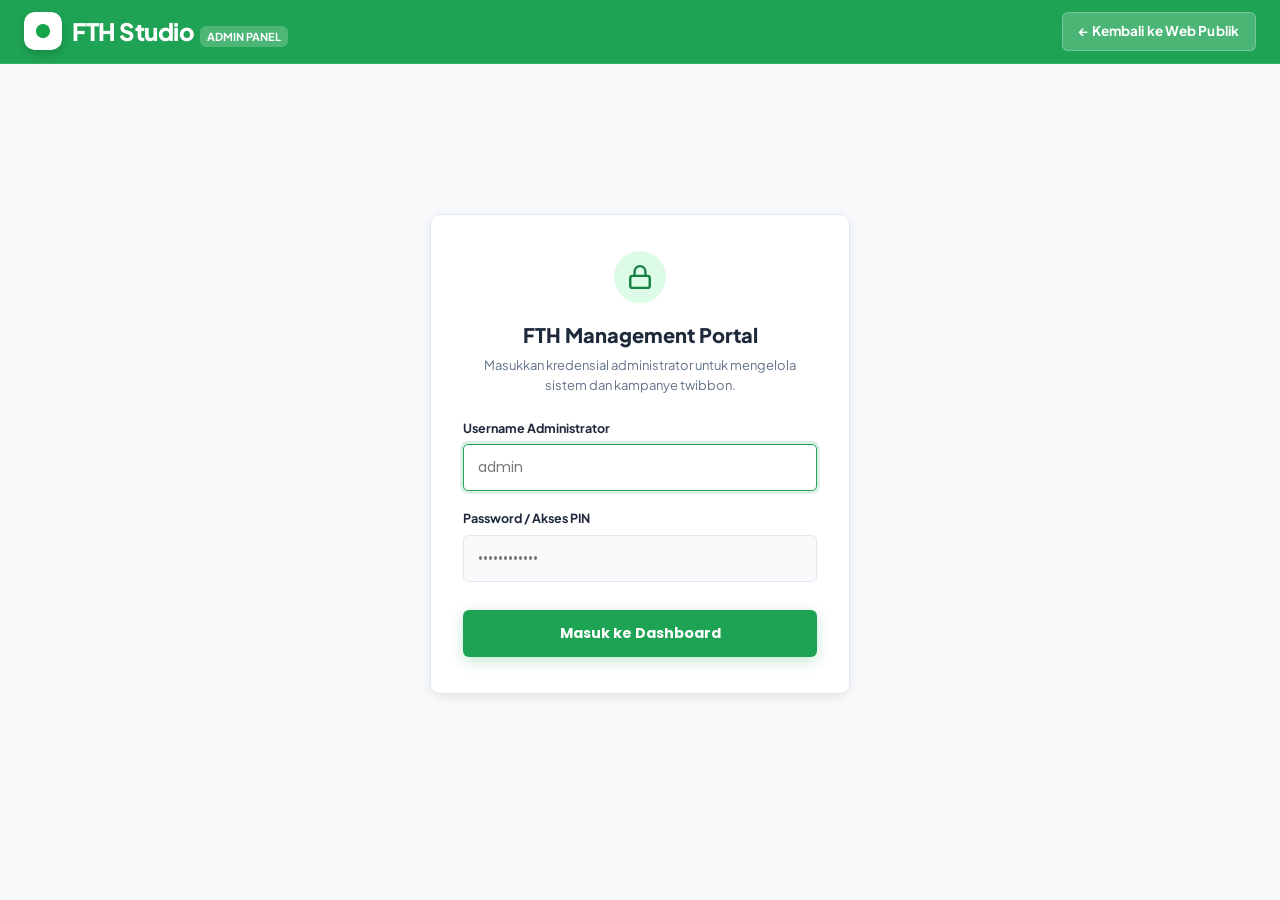
<file: admin.html>
<!DOCTYPE html>
<html lang="id">
<head>
  <meta charset="UTF-8">
  <meta name="viewport" content="width=device-width, initial-scale=1.0">
  <title>Dashboard Admin - FTH Studio Twibbon</title>
  <link rel="preconnect" href="https://fonts.googleapis.com">
  <link rel="preconnect" href="https://fonts.gstatic.com" crossorigin>
  <link href="https://fonts.googleapis.com/css2?family=Poppins:ital,wght@0,300;0,400;0,500;0,600;0,700;0,800;0,900;1,400;1,600;1,700&display=swap" rel="stylesheet">
  <link rel="stylesheet" href="style.css">
  <style>
    .admin-wrapper {
      max-width: 1200px;
      margin: 30px auto;
      padding: 0 20px;
    }
    .admin-header-box {
      background: linear-gradient(135deg, var(--primary-green) 0%, var(--primary-green-dark) 100%);
      color: #ffffff;
      padding: 28px 32px;
      border-radius: var(--radius-lg);
      display: flex;
      align-items: center;
      justify-content: space-between;
      gap: 20px;
      box-shadow: var(--shadow-md);
      margin-bottom: 28px;
    }
    .admin-stats-grid {
      display: grid;
      grid-template-columns: repeat(auto-fit, minmax(240px, 1fr));
      gap: 20px;
      margin-bottom: 30px;
    }
    .stat-card {
      background: var(--bg-surface);
      border: 1px solid var(--border-color);
      border-radius: var(--radius-md);
      padding: 22px;
      box-shadow: var(--shadow-sm);
    }
    .stat-card-title {
      font-size: 13px;
      color: var(--text-secondary);
      font-weight: 600;
      text-transform: uppercase;
      letter-spacing: 0.5px;
    }
    .stat-card-val {
      font-family: var(--font-brand);
      font-size: 34px;
      font-weight: 900;
      color: var(--primary-green-dark);
      margin-top: 6px;
    }
    .admin-table-card {
      background: var(--bg-surface);
      border: 1px solid var(--border-color);
      border-radius: var(--radius-md);
      overflow: hidden;
      box-shadow: var(--shadow-sm);
    }
    .table-header-bar {
      padding: 18px 24px;
      border-bottom: 1px solid var(--border-color);
      display: flex;
      align-items: center;
      justify-content: space-between;
      flex-wrap: wrap;
      gap: 12px;
    }
    .table-responsive {
      overflow-x: auto;
    }
    table.admin-table {
      width: 100%;
      border-collapse: collapse;
      text-align: left;
      font-size: 13.5px;
    }
    table.admin-table th {
      background-color: var(--bg-page);
      color: var(--text-secondary);
      padding: 12px 20px;
      font-weight: 700;
      border-bottom: 1px solid var(--border-color);
    }
    table.admin-table td {
      padding: 16px 20px;
      border-bottom: 1px solid var(--border-color);
      color: var(--text-primary);
    }
    .badge-status {
      display: inline-block;
      font-size: 11px;
      font-weight: 800;
      padding: 3px 8px;
      border-radius: var(--radius-pill);
    }
    .badge-status.active {
      background: #dcfce7;
      color: #15803d;
    }
    .badge-status.inactive {
      background: #fee2e2;
      color: #b91c1c;
    }
    .table-actions {
      display: flex;
      align-items: center;
      gap: 6px;
    }
    .btn-action-sm {
      padding: 5px 12px;
      border-radius: var(--radius-pill);
      font-size: 12px;
      font-weight: 700;
      border: 1px solid var(--border-color);
      background: var(--bg-surface);
      transition: var(--transition-fast);
    }
    .btn-action-sm:hover {
      background: var(--primary-green-subtle);
      border-color: var(--primary-green);
      color: var(--primary-green-dark);
    }
    .btn-delete-sm:hover {
      background: #fee2e2;
      border-color: #ef4444;
      color: #b91c1c;
    }
    .admin-auth-container {
      min-height: calc(100vh - 120px);
      display: flex;
      align-items: center;
      justify-content: center;
      padding: 30px 20px;
    }
    .admin-login-card {
      background: var(--bg-surface);
      border: 1px solid var(--border-color);
      border-radius: var(--radius-lg);
      padding: 36px 32px;
      width: 100%;
      max-width: 420px;
      box-shadow: var(--shadow-md);
      text-align: center;
      animation: fadeIn 0.3s ease-out;
    }
    .admin-login-icon {
      width: 52px;
      height: 52px;
      background: var(--primary-green-subtle);
      color: var(--primary-green-dark);
      border-radius: 50%;
      display: inline-flex;
      align-items: center;
      justify-content: center;
      margin-bottom: 16px;
    }
    .admin-login-icon svg {
      width: 26px;
      height: 26px;
    }
    .admin-login-title {
      font-family: var(--font-brand);
      font-size: 20px;
      font-weight: 800;
      color: var(--text-primary);
      margin-bottom: 6px;
    }
    .admin-login-sub {
      font-size: 13px;
      color: var(--text-secondary);
      margin-bottom: 24px;
      line-height: 1.5;
    }
    .admin-field {
      text-align: left;
      margin-bottom: 18px;
    }
    .admin-field label {
      display: block;
      font-size: 12.5px;
      font-weight: 700;
      color: var(--text-primary);
      margin-bottom: 6px;
    }
    .admin-input-wrap {
      position: relative;
    }
    .admin-input {
      width: 100%;
      padding: 12px 14px;
      border: 1.5px solid var(--border-color);
      border-radius: var(--radius-sm);
      font-family: inherit;
      font-size: 14px;
      color: var(--text-primary);
      background: var(--bg-page);
      transition: var(--transition-fast);
      box-sizing: border-box;
    }
    .admin-input:focus {
      outline: none;
      border-color: var(--primary-green);
      background: var(--bg-surface);
      box-shadow: 0 0 0 3px rgba(22, 163, 74, 0.15);
    }
    .btn-admin-submit {
      width: 100%;
      padding: 13px;
      background: var(--primary-green);
      color: #ffffff;
      border: none;
      border-radius: var(--radius-pill);
      font-family: inherit;
      font-size: 14.5px;
      font-weight: 700;
      cursor: pointer;
      transition: var(--transition-fast);
      box-shadow: 0 4px 14px rgba(22, 163, 74, 0.25);
      margin-top: 10px;
    }
    .btn-admin-submit:hover {
      background: var(--primary-green-dark);
      transform: translateY(-1px);
    }
    .admin-error-box {
      background: #fee2e2;
      color: #991b1b;
      font-size: 12.5px;
      padding: 10px 14px;
      border-radius: var(--radius-sm);
      margin-bottom: 16px;
      display: none;
      text-align: left;
    }
    .btn-logout-pill {
      background: rgba(239, 68, 68, 0.1);
      color: #ef4444;
      border: 1px solid rgba(239, 68, 68, 0.25);
      padding: 7px 16px;
      border-radius: var(--radius-pill);
      font-size: 12.5px;
      font-weight: 700;
      cursor: pointer;
      transition: var(--transition-fast);
      display: inline-flex;
      align-items: center;
      gap: 6px;
    }
    .btn-logout-pill:hover {
      background: #ef4444;
      color: #ffffff;
      border-color: #ef4444;
    }
    .hidden {
      display: none !important;
    }
    @keyframes fadeIn {
      from { opacity: 0; transform: translateY(8px); }
      to { opacity: 1; transform: translateY(0); }
    }
  </style>
</head>
<body class="light-theme">

  <!-- Simple Navbar -->
  <header class="navbar-wrapper">
    <div class="navbar-container">
      <a href="index.html" class="navbar-brand">
        <div class="brand-icon">
          <svg viewBox="0 0 32 32" fill="none"><rect width="32" height="32" rx="9" fill="white"/><circle cx="16" cy="16" r="6" fill="#16a34a"/></svg>
        </div>
        <div class="brand-text">
          <span class="brand-name">FTH Studio</span>
          <span class="brand-badge">Admin Panel</span>
        </div>
      </a>
      <div class="navbar-actions">
        <a href="index.html" class="nav-pill-btn nav-btn-secondary">← Kembali ke Web Publik</a>
        <button type="button" class="btn-logout-pill hidden" id="btn-admin-logout" onclick="handleAdminLogout()">
          <svg viewBox="0 0 24 24" fill="none" stroke="currentColor" stroke-width="2" style="width: 14px; height: 14px;"><path d="M9 21H5a2 2 0 0 1-2-2V5a2 2 0 0 1 2-2h4"></path><polyline points="16 17 21 12 16 7"></polyline><line x1="21" y1="12" x2="9" y2="12"></line></svg>
          <span>Keluar</span>
        </button>
      </div>
    </div>
  </header>

  <!-- ================= AUTH GATE: DISCREET LOGIN FORM ================= -->
  <section class="admin-auth-container" id="admin-auth-gate">
    <div class="admin-login-card">
      <div class="admin-login-icon">
        <svg viewBox="0 0 24 24" fill="none" stroke="currentColor" stroke-width="2.2">
          <rect x="3" y="11" width="18" height="11" rx="2" ry="2"></rect>
          <path d="M7 11V7a5 5 0 0 1 10 0v4"></path>
        </svg>
      </div>
      <h2 class="admin-login-title">FTH Management Portal</h2>
      <p class="admin-login-sub">Masukkan kredensial administrator untuk mengelola sistem dan kampanye twibbon.</p>

      <div class="admin-error-box" id="admin-error-box">
        Username atau password tidak sesuai.
      </div>

      <form id="admin-login-form" onsubmit="handleAdminLogin(event)">
        <div class="admin-field">
          <label for="admin-user-field">Username Administrator</label>
          <div class="admin-input-wrap">
            <input type="text" id="admin-user-field" class="admin-input" placeholder="admin" required autocomplete="username" autofocus>
          </div>
        </div>

        <div class="admin-field">
          <label for="admin-pass-field">Password / Akses PIN</label>
          <div class="admin-input-wrap">
            <input type="password" id="admin-pass-field" class="admin-input" placeholder="••••••••••••" required autocomplete="current-password">
          </div>
        </div>

        <button type="submit" class="btn-admin-submit">
          Masuk ke Dashboard
        </button>
      </form>
    </div>
  </section>

  <!-- ================= MAIN PROTECTED DASHBOARD CONTENT ================= -->
  <main class="admin-wrapper hidden" id="admin-main-content">
    <!-- Header Box -->
    <div class="admin-header-box">
      <div>
        <h1 style="font-family: var(--font-brand); font-size: 28px; font-weight: 800; line-height: 1.2;">Dashboard Pengelola Kampanye</h1>
        <p style="font-size: 14.5px; opacity: 0.9; margin-top: 4px;">Kelola template twibbon, pantau jumlah unduhan supporter, dan buat kampanye baru</p>
      </div>
      <div>
        <button class="nav-pill-btn nav-btn-primary" onclick="window.location.href='index.html'">+ Buat Twibbon Baru</button>
      </div>
    </div>

    <!-- Quick Stats -->
    <div class="admin-stats-grid">
      <div class="stat-card">
        <span class="stat-card-title">Total Kampanye Aktif</span>
        <div class="stat-card-val" id="stat-total-campaigns">4</div>
      </div>
      <div class="stat-card">
        <span class="stat-card-title">Total Pendukung (Unduhan)</span>
        <div class="stat-card-val" id="stat-total-downloads">51.480+</div>
      </div>
      <div class="stat-card">
        <span class="stat-card-title">Biaya Operasional (Infra)</span>
        <div class="stat-card-val" style="color: var(--primary-green);">Rp 0,-</div>
      </div>
      <div class="stat-card">
        <span class="stat-card-title">Layanan WhatsApp CS</span>
        <div class="stat-card-val" style="font-size: 21px; color: #16a34a; margin-top: 10px;">
          <a href="https://wa.me/6285704332952" target="_blank" rel="noopener" style="display: flex; align-items: center; gap: 6px; color: #16a34a;">
            <span>0857-0433-2952</span>
          </a>
        </div>
      </div>
    </div>

    <!-- Table of Campaigns -->
    <div class="admin-table-card">
      <div class="table-header-bar">
        <h3 style="font-family: var(--font-brand); font-size: 18px; font-weight: 800;">Daftar Kampanye Twibbon</h3>
        <span style="font-size: 13px; color: var(--text-secondary);">Penyimpanan: Google Drive + Google Sheets Database</span>
      </div>
      <div class="table-responsive">
        <table class="admin-table">
          <thead>
            <tr>
              <th>Preview</th>
              <th>Judul &amp; Penyelenggara</th>
              <th>Slug / Tautan</th>
              <th>Kategori</th>
              <th>Total Unduhan</th>
              <th>Status</th>
              <th>Aksi</th>
            </tr>
          </thead>
          <tbody id="admin-campaign-tbody">
            <!-- Dynamic rows -->
          </tbody>
        </table>
      </div>
    </div>
  </main>

  <div class="toast-container" id="toast-container"></div>

  <script>
    // Admin Credentials
    const ADMIN_CREDENTIALS = {
      user: 'admin',
      pass: 'fth2026',
      altUser: 'fthadmin',
      altPass: 'admin123'
    };

    document.addEventListener('DOMContentLoaded', () => {
      checkAdminAuth();
    });

    function checkAdminAuth() {
      const isAuth = localStorage.getItem('fth_admin_logged_in') === 'true' || 
                     sessionStorage.getItem('fth_admin_session') === 'true';

      const gate = document.getElementById('admin-auth-gate');
      const main = document.getElementById('admin-main-content');
      const logoutBtn = document.getElementById('btn-admin-logout');

      if (isAuth) {
        if (gate) gate.classList.add('hidden');
        if (main) main.classList.remove('hidden');
        if (logoutBtn) logoutBtn.classList.remove('hidden');
        loadAdminTable();
      } else {
        if (gate) gate.classList.remove('hidden');
        if (main) main.classList.add('hidden');
        if (logoutBtn) logoutBtn.classList.add('hidden');
      }
    }

    function handleAdminLogin(e) {
      e.preventDefault();
      const userField = document.getElementById('admin-user-field');
      const passField = document.getElementById('admin-pass-field');
      const errorBox = document.getElementById('admin-error-box');

      const user = userField ? userField.value.trim().toLowerCase().replace(/^@/, '') : '';
      const pass = passField ? passField.value.trim() : '';

      const isValid = (user === ADMIN_CREDENTIALS.user && pass === ADMIN_CREDENTIALS.pass) ||
                      (user === ADMIN_CREDENTIALS.altUser && pass === ADMIN_CREDENTIALS.altPass) ||
                      (user === ADMIN_CREDENTIALS.user && pass === ADMIN_CREDENTIALS.altPass);

      if (isValid) {
        localStorage.setItem('fth_admin_logged_in', 'true');
        sessionStorage.setItem('fth_admin_session', 'true');
        if (errorBox) errorBox.style.display = 'none';
        checkAdminAuth();
      } else {
        if (errorBox) {
          errorBox.textContent = 'Username atau kata sandi tidak valid. Silakan coba kembali.';
          errorBox.style.display = 'block';
        }
        if (passField) passField.value = '';
      }
    }

    function handleAdminLogout() {
      localStorage.removeItem('fth_admin_logged_in');
      sessionStorage.removeItem('fth_admin_session');
      checkAdminAuth();
    }

    function loadAdminTable() {
      const localSaved = localStorage.getItem('fth_custom_campaigns');
      let custom = localSaved ? JSON.parse(localSaved) : [];
      
      const defaultCampaigns = [
        { slug: 'milad-santri-2026', title: 'Milad Santri & Pesantren 2026', creator: 'FTH Studio', category: 'Milad & Pesantren', frameUrl: 'assets/frame_milad_transparent.png', downloads: 12450, status: 'ACTIVE' },
        { slug: 'hari-santri-nasional', title: 'Twibbon Hari Santri Nasional 2026', creator: 'Gerakan Santri', category: 'Hari Besar Nasional', frameUrl: 'assets/frame_milad_transparent.png', downloads: 24890, status: 'ACTIVE' },
        { slug: 'olimpiade-sains-nusantara', title: 'Olimpiade Sains Pelajar Nusantara', creator: 'Lembaga Prestasi', category: 'Olimpiade & Lomba', frameUrl: 'assets/frame_milad_transparent.png', downloads: 8930, status: 'ACTIVE' },
        { slug: 'reuni-akbar-alumni', title: 'Reuni Akbar & Temu Kangen Alumni 2026', creator: 'Ikatan Alumni FTH', category: 'Organisasi', frameUrl: 'assets/frame_milad_transparent.png', downloads: 5210, status: 'ACTIVE' }
      ];

      const all = [...custom, ...defaultCampaigns];
      
      // Update stats
      document.getElementById('stat-total-campaigns').textContent = all.length;
      const totalDownloads = all.reduce((acc, c) => acc + (c.downloads || 0), 0);
      document.getElementById('stat-total-downloads').textContent = totalDownloads.toLocaleString('id-ID');

      const tbody = document.getElementById('admin-campaign-tbody');
      tbody.innerHTML = all.map((c, idx) => {
        const isCustom = idx < custom.length;
        return `
          <tr>
            <td>
              <img src="${c.frameUrl}" alt="${c.title}" style="width: 44px; height: 44px; border-radius: 6px; object-fit: contain; background: #e2e8f0;">
            </td>
            <td>
              <strong>${c.title}</strong><br>
              <span style="font-size: 11.5px; color: var(--text-secondary);">${c.creator}</span>
            </td>
            <td>
              <code style="background: var(--bg-page); padding: 2px 6px; border-radius: 4px; font-size: 12px;">?c=${c.slug}</code>
            </td>
            <td>${c.categoryLabel || c.category}</td>
            <td><strong>${(c.downloads || 0).toLocaleString('id-ID')}</strong></td>
            <td><span class="badge-status active">AKTIF</span></td>
            <td>
              <div class="table-actions">
                <a href="index.html?c=${c.slug}" class="btn-action-sm" target="_blank">Buka</a>
                <button class="btn-action-sm" onclick="copyAdminLink('${c.slug}')">Salin</button>
                ${isCustom ? `<button class="btn-action-sm btn-delete-sm" onclick="deleteCustomCampaign('${c.slug}')">Hapus</button>` : ''}
              </div>
            </td>
          </tr>
        `;
      }).join('');
    }

    function deleteCustomCampaign(slug) {
      if (!confirm(`Hapus kampanye "${slug}" dari penyimpanan browser?`)) return;
      const localSaved = localStorage.getItem('fth_custom_campaigns');
      if (localSaved) {
        let custom = JSON.parse(localSaved);
        custom = custom.filter(c => c.slug !== slug);
        localStorage.setItem('fth_custom_campaigns', JSON.stringify(custom));
        loadAdminTable();
      }
    }

    function copyAdminLink(slug) {
      const link = `${window.location.origin}/index.html?c=${slug}`;
      navigator.clipboard.writeText(link).then(() => {
        alert('Tautan kampanye disalin:\n' + link);
      });
    }
  </script>
</body>
</html>
</file>
<file: style.css>
@import url('https://fonts.googleapis.com/css2?family=Plus+Jakarta+Sans:ital,wght@0,300;0,400;0,500;0,600;0,700;0,800;1,400;1,600;1,700&display=swap');

/* ==========================================================================
   FTH Studio - Twibbon Platform Stylesheet (Twibify-Inspired Theme)
   Palette: Emerald Green (#16a34a / #1ea354), Coral Orange (#ff7a30), Pure White
   Fonts: Plus Jakarta Sans (Clean Modern Geometric Typeface for All UI)
   ========================================================================== */

:root {
  /* Brand Primary Colors */
  --primary-green: #1ea354;
  --primary-green-dark: #148041;
  --primary-green-deep: #0f6131;
  --primary-green-light: #34d399;
  --primary-green-subtle: #dcfce7;
  --primary-green-glass: rgba(30, 163, 84, 0.92);

  /* Accent Highlight (Orange Pill Buttons) */
  --accent-orange: #ff7a30;
  --accent-orange-hover: #f0681b;
  --accent-orange-dark: #dc560b;
  --accent-orange-light: #fff2eb;

  /* Neutrals & Surfaces (Light Theme) */
  --bg-page: #f8fafc;
  --bg-surface: #ffffff;
  --bg-card: #ffffff;
  --bg-elevated: #ffffff;
  --bg-input: #ffffff;
  --border-color: #e2e8f0;
  --border-card: #edf2f7;

  /* Text Colors */
  --text-primary: #1e293b;
  --text-secondary: #64748b;
  --text-muted: #94a3b8;
  --text-on-green: #ffffff;
  --text-on-orange: #ffffff;

  /* Ticker & Highlights */
  --ticker-bg: #dcfce7;
  --ticker-text: #14532d;
  --ticker-pill-bg: #ffffff;
  --ticker-pill-text: #15803d;

  /* Typography - Clean Modern Geometric Plus Jakarta Sans Standard */
  --font-brand: 'Plus Jakarta Sans', -apple-system, BlinkMacSystemFont, 'Segoe UI', Roboto, sans-serif;
  --font-body: 'Plus Jakarta Sans', -apple-system, BlinkMacSystemFont, 'Segoe UI', Roboto, sans-serif;

  /* Radii (Crisp, Modern, Sleek - Not Overly Rounded / No Cartoon Pills) */
  --radius-xs: 3px;
  --radius-sm: 5px;
  --radius-md: 7px;
  --radius-lg: 10px;
  --radius-pill: 6px;

  /* Shadows */
  --shadow-sm: 0 1px 3px rgba(0, 0, 0, 0.06);
  --shadow-md: 0 4px 12px rgba(0, 0, 0, 0.08);
  --shadow-lg: 0 10px 25px -4px rgba(0, 0, 0, 0.12);
  --shadow-glow-green: 0 8px 24px rgba(30, 163, 84, 0.35);
  --shadow-glow-orange: 0 8px 24px rgba(255, 122, 48, 0.4);

  /* Transitions */
  --transition-fast: all 0.18s cubic-bezier(0.4, 0, 0.2, 1);
  --transition-base: all 0.28s cubic-bezier(0.4, 0, 0.2, 1);

  /* Footer Theme Colors (Light Theme) */
  --footer-bg: #f8fafc;
  --footer-border: #e2e8f0;
  --footer-title: #0f172a;
  --footer-text: #64748b;
}

/* ================= DARK THEME VARIABLES ================= */
body.dark-theme {
  --bg-page: #0b130e;
  --bg-surface: #121f17;
  --bg-card: #15241b;
  --bg-elevated: #1a2d22;
  --bg-input: #1a2c21;
  --border-color: #233b2c;
  --border-card: #203528;

  --text-primary: #f1f5f9;
  --text-secondary: #94a3b8;
  --text-muted: #64748b;

  --ticker-bg: #11271b;
  --ticker-text: #86efac;
  --ticker-pill-bg: #1a3a27;
  --ticker-pill-text: #4ade80;

  /* Footer Theme Colors (Dark Theme) */
  --footer-bg: #0b140f;
  --footer-border: #1a2a1f;
  --footer-title: #f1f5f9;
  --footer-text: #94a3b8;
}

/* ================= RESET & CORE ================= */
*, *::before, *::after {
  box-sizing: border-box;
  margin: 0;
  padding: 0;
  font-family: var(--font-body);
}

html {
  scroll-behavior: smooth;
  font-size: 16px;
  font-family: var(--font-body);
}

body {
  font-family: var(--font-body);
  background-color: var(--bg-page);
  color: var(--text-primary);
  line-height: 1.55;
  -webkit-font-smoothing: antialiased;
  overflow-x: hidden;
  transition: background-color 0.3s ease, color 0.3s ease;
  min-height: 100vh;
  display: flex;
  flex-direction: column;
}

a {
  color: inherit;
  text-decoration: none;
}

button {
  cursor: pointer;
  border: none;
  background: none;
  font-family: 'Poppins', -apple-system, BlinkMacSystemFont, 'Segoe UI', Roboto, sans-serif !important;
  font-size: inherit;
}

input, select, textarea {
  font-family: 'Poppins', -apple-system, BlinkMacSystemFont, 'Segoe UI', Roboto, sans-serif !important;
  font-size: inherit;
}

.hidden {
  display: none !important;
}

/* ================= NAVBAR (Matching Reference Image) ================= */
.navbar-wrapper {
  position: sticky;
  top: 0;
  z-index: 1000;
  background-color: var(--primary-green);
  border-bottom: 1px solid rgba(255, 255, 255, 0.12);
  transition: var(--transition-base);
}

.navbar-container {
  max-width: 1280px;
  margin: 0 auto;
  padding: 12px 24px;
  display: flex;
  align-items: center;
  justify-content: space-between;
  gap: 16px;
}

/* Brand */
.navbar-brand {
  display: flex;
  align-items: center;
  gap: 10px;
  flex-shrink: 0;
}

.brand-icon {
  width: 38px;
  height: 38px;
  border-radius: 10px;
  overflow: hidden;
  display: flex;
  align-items: center;
  justify-content: center;
  box-shadow: 0 4px 8px rgba(0, 0, 0, 0.15);
}

.brand-icon svg {
  width: 100%;
  height: 100%;
}

.brand-text {
  display: flex;
  align-items: baseline;
  gap: 6px;
}

.brand-name {
  font-family: var(--font-brand);
  font-size: 24px;
  font-weight: 800;
  color: #ffffff;
  letter-spacing: -0.5px;
}

.brand-badge {
  font-size: 11px;
  font-weight: 700;
  text-transform: uppercase;
  background-color: rgba(255, 255, 255, 0.2);
  color: #ffffff;
  padding: 2px 7px;
  border-radius: var(--radius-pill);
}

/* Search Bar in Navbar */
.search-bar-wrapper {
  flex: 1;
  max-width: 380px;
}

.search-input-box {
  position: relative;
  width: 100%;
}

.search-input-box input {
  width: 100%;
  height: 42px;
  padding: 0 44px 0 18px;
  border-radius: var(--radius-pill);
  border: 1px solid rgba(255, 255, 255, 0.3);
  background-color: rgba(255, 255, 255, 0.25);
  backdrop-filter: blur(8px);
  color: #ffffff;
  font-size: 13.5px;
  font-weight: 500;
  outline: none;
  transition: var(--transition-fast);
}

.search-input-box input::placeholder {
  color: rgba(255, 255, 255, 0.8);
}

.search-input-box input:focus {
  background-color: #ffffff;
  color: var(--text-primary);
  border-color: #ffffff;
  box-shadow: 0 4px 16px rgba(0, 0, 0, 0.15);
}

.search-input-box input:focus::placeholder {
  color: var(--text-muted);
}

.search-icon-btn {
  position: absolute;
  right: 6px;
  top: 50%;
  transform: translateY(-50%);
  width: 32px;
  height: 32px;
  display: flex;
  align-items: center;
  justify-content: center;
  color: rgba(255, 255, 255, 0.85);
  border-radius: 50%;
  transition: var(--transition-fast);
}

.search-input-box input:focus + .search-icon-btn {
  color: var(--primary-green);
}

.search-icon-btn svg {
  width: 18px;
  height: 18px;
}

/* Navbar Actions */
.navbar-actions {
  display: flex;
  align-items: center;
  gap: 10px;
  flex-shrink: 0;
}

.nav-pill-btn {
  display: inline-flex;
  align-items: center;
  gap: 6px;
  padding: 8px 16px;
  border-radius: var(--radius-pill);
  font-size: 13.5px;
  font-weight: 700;
  letter-spacing: 0.1px;
  transition: var(--transition-fast);
}

.btn-icon {
  width: 17px;
  height: 17px;
}

.btn-plus {
  font-size: 18px;
  line-height: 1;
  font-weight: 800;
}

/* Secondary Nav Pill (Toko/Explore) */
.nav-btn-secondary {
  background-color: rgba(255, 255, 255, 0.2);
  color: #ffffff;
  border: 1px solid rgba(255, 255, 255, 0.25);
}

.nav-btn-secondary:hover {
  background-color: rgba(255, 255, 255, 0.32);
  transform: translateY(-1px);
}

/* Primary Nav Pill (+ Buat Twibbonmu in energetic orange) */
.nav-btn-primary {
  background: linear-gradient(135deg, var(--accent-orange) 0%, var(--accent-orange-hover) 100%);
  color: #ffffff;
  box-shadow: 0 4px 14px rgba(255, 122, 48, 0.35);
}

.nav-btn-primary:hover {
  background: linear-gradient(135deg, #ff8a45 0%, var(--accent-orange) 100%);
  transform: translateY(-1.5px);
  box-shadow: 0 6px 18px rgba(255, 122, 48, 0.45);
}

/* Outline Nav Pill (Telusuri) */
.nav-btn-outline {
  background-color: transparent;
  color: #ffffff;
  border: 1.5px solid rgba(255, 255, 255, 0.4);
}

.nav-btn-outline:hover {
  background-color: rgba(255, 255, 255, 0.15);
  border-color: #ffffff;
}

/* Icon Buttons (Moon & Menu Grid) */
.icon-circle-btn {
  width: 38px;
  height: 38px;
  border-radius: var(--radius-sm);
  display: flex;
  align-items: center;
  justify-content: center;
  background-color: rgba(255, 255, 255, 0.2);
  color: #ffffff;
  transition: var(--transition-fast);
}

.icon-circle-btn:hover {
  background-color: rgba(255, 255, 255, 0.35);
  transform: scale(1.06);
}

.icon-circle-btn svg {
  width: 20px;
  height: 20px;
}

/* ================= HERO SECTION (Matching Reference Image) ================= */
.hero-section {
  background: linear-gradient(180deg, var(--primary-green) 0%, var(--primary-green-dark) 100%);
  color: #ffffff;
  position: relative;
  padding: 16px 0 0 0;
  overflow: hidden;
}

.hero-inner-container {
  max-width: 1280px;
  margin: 0 auto;
  padding: 0 24px;
}

/* SUB-BANNER / PROMO APP STRIP */
.sub-banner-card {
  background: rgba(255, 255, 255, 0.16);
  backdrop-filter: blur(14px);
  -webkit-backdrop-filter: blur(14px);
  border: 1px solid rgba(255, 255, 255, 0.25);
  border-radius: var(--radius-md);
  padding: 10px 18px;
  display: flex;
  align-items: center;
  justify-content: space-between;
  gap: 16px;
  margin-bottom: 24px;
  box-shadow: 0 6px 18px rgba(0, 0, 0, 0.08);
}

.sub-banner-left {
  display: flex;
  align-items: center;
  gap: 12px;
}

.app-icon-box {
  width: 36px;
  height: 36px;
  display: flex;
  align-items: center;
  justify-content: center;
}

.app-icon-box svg {
  width: 100%;
  height: 100%;
}

.app-text-info {
  display: flex;
  flex-direction: column;
}

.app-title-row {
  display: flex;
  align-items: center;
  gap: 8px;
}

.app-title {
  font-family: var(--font-brand);
  font-size: 15px;
  font-weight: 700;
  color: #ffffff;
}

.app-badge-free {
  font-size: 10px;
  font-weight: 800;
  background-color: rgba(255, 255, 255, 0.28);
  color: #ffffff;
  padding: 1px 6px;
  border-radius: var(--radius-pill);
  letter-spacing: 0.5px;
}

.app-subtitle {
  font-size: 12px;
  color: rgba(255, 255, 255, 0.85);
}

.sub-banner-center {
  display: flex;
  align-items: center;
  gap: 10px;
}

.sub-pill-tag {
  font-size: 12px;
  font-weight: 600;
  color: #ffffff;
  background: rgba(255, 255, 255, 0.16);
  padding: 4px 12px;
  border-radius: var(--radius-pill);
  border: 1px solid rgba(255, 255, 255, 0.18);
}

.sub-banner-right {
  flex-shrink: 0;
}

.btn-sub-action {
  display: inline-flex;
  align-items: center;
  gap: 10px;
  background-color: #ffffff;
  color: var(--primary-green-dark);
  padding: 6px 16px;
  border-radius: var(--radius-pill);
  box-shadow: 0 4px 12px rgba(0, 0, 0, 0.12);
  transition: var(--transition-fast);
}

.btn-sub-action:hover {
  background-color: #f8fafc;
  transform: translateY(-1px);
}

.btn-sub-icon {
  width: 20px;
  height: 20px;
  color: var(--primary-green);
}

.btn-sub-text {
  display: flex;
  flex-direction: column;
  text-align: left;
}

.btn-sub-label {
  font-size: 12.5px;
  font-weight: 800;
  line-height: 1.2;
}

.btn-sub-sub {
  font-size: 10px;
  color: var(--text-secondary);
  font-weight: 600;
}

/* HERO MAIN GRID (Left: Text, Right: Mascot) */
.hero-content-grid {
  display: grid;
  grid-template-columns: 1.15fr 0.85fr;
  align-items: center;
  gap: 36px;
  min-height: 380px;
  padding-bottom: 24px;
}

.hero-text-content {
  max-width: 620px;
}

.hero-headline {
  font-family: var(--font-brand);
  font-size: 52px;
  font-weight: 900;
  line-height: 1.12;
  letter-spacing: -1.2px;
  color: #ffffff;
  margin-bottom: 18px;
}

.highlight-text {
  color: #ffffff;
  text-shadow: 0 2px 10px rgba(0, 0, 0, 0.15);
}

.hero-description {
  font-size: 16.5px;
  line-height: 1.6;
  color: rgba(255, 255, 255, 0.92);
  margin-bottom: 28px;
  font-weight: 400;
}

.hero-cta-group {
  display: flex;
  align-items: center;
  gap: 14px;
  flex-wrap: wrap;
}

.hero-btn-primary {
  display: inline-flex;
  align-items: center;
  gap: 8px;
  background: linear-gradient(135deg, var(--accent-orange) 0%, var(--accent-orange-hover) 100%);
  color: #ffffff;
  font-family: var(--font-brand);
  font-size: 16px;
  font-weight: 800;
  padding: 13px 28px;
  border-radius: var(--radius-pill);
  box-shadow: 0 6px 20px rgba(255, 122, 48, 0.45);
  transition: var(--transition-fast);
}

.hero-btn-primary:hover {
  background: linear-gradient(135deg, #ff8c47 0%, var(--accent-orange) 100%);
  transform: translateY(-2px);
  box-shadow: 0 10px 25px rgba(255, 122, 48, 0.55);
}

.hero-btn-secondary {
  display: inline-flex;
  align-items: center;
  gap: 8px;
  background: rgba(255, 255, 255, 0.22);
  backdrop-filter: blur(8px);
  color: #ffffff;
  font-family: var(--font-brand);
  font-size: 15.5px;
  font-weight: 700;
  padding: 13px 24px;
  border-radius: var(--radius-pill);
  border: 1.5px solid rgba(255, 255, 255, 0.35);
  transition: var(--transition-fast);
}

.hero-btn-secondary:hover {
  background: rgba(255, 255, 255, 0.32);
  border-color: #ffffff;
  transform: translateY(-1.5px);
}

.cta-icon {
  width: 18px;
  height: 18px;
}

/* 3D Mascot Column */
.hero-mascot-wrapper {
  display: flex;
  align-items: flex-end;
  justify-content: center;
  position: relative;
}

.mascot-image-container {
  width: 100%;
  max-width: 480px;
  border-radius: 12px;
  overflow: hidden;
  box-shadow: 0 15px 35px rgba(0, 0, 0, 0.25);
  transform: translateY(6px);
  transition: var(--transition-base);
}

.mascot-image-container:hover {
  transform: translateY(-2px) scale(1.02);
}

.hero-mascot-img {
  width: 100%;
  height: auto;
  display: block;
  object-fit: cover;
}

/* ================= RUNNING TICKER / MARQUEE BAR ================= */
.ticker-wrapper {
  background-color: var(--ticker-bg);
  border-top: 1px solid rgba(0, 0, 0, 0.05);
  border-bottom: 1px solid rgba(0, 0, 0, 0.05);
  overflow: hidden;
  padding: 10px 0;
  position: relative;
  z-index: 10;
}

.ticker-track {
  display: flex;
  align-items: center;
  gap: 36px;
  width: max-content;
  animation: marqueeScroll 35s linear infinite;
}

.ticker-track:hover {
  animation-play-state: paused;
}

@keyframes marqueeScroll {
  from {
    transform: translateX(0);
  }
  to {
    transform: translateX(-50%);
  }
}

.ticker-item {
  display: inline-flex;
  align-items: center;
  gap: 8px;
  font-size: 13px;
  color: var(--ticker-text);
  white-space: nowrap;
}

.ticker-bullet {
  color: var(--primary-green);
  font-size: 8px;
}

.ticker-label {
  font-weight: 500;
  opacity: 0.85;
}

.ticker-title {
  font-weight: 800;
  letter-spacing: -0.2px;
}

.ticker-pill {
  background-color: var(--ticker-pill-bg);
  color: var(--ticker-pill-text);
  font-size: 11px;
  font-weight: 700;
  padding: 2px 10px;
  border-radius: var(--radius-pill);
  box-shadow: 0 1px 3px rgba(0, 0, 0, 0.08);
}

/* ================= MAIN CONTENT LAYOUT ================= */
.main-content-wrapper {
  max-width: 1280px;
  margin: 0 auto;
  padding: 36px 24px 60px 24px;
  flex: 1 0 auto;
  width: 100%;
}

.section-container {
  margin-bottom: 48px;
}

.section-header-row {
  display: flex;
  align-items: flex-end;
  justify-content: space-between;
  gap: 20px;
  margin-bottom: 24px;
}

.section-header-compact {
  margin-bottom: 18px;
}

.section-title {
  font-family: var(--font-brand);
  font-size: 24px;
  font-weight: 800;
  color: var(--text-primary);
  line-height: 1.25;
  display: flex;
  align-items: center;
  gap: 8px;
  letter-spacing: -0.025em;
}

.section-title-svg {
  width: 22px;
  height: 22px;
  color: var(--accent-orange);
  stroke-width: 2.2px;
  flex-shrink: 0;
}

.section-subtitle {
  font-size: 13.5px;
  color: var(--text-secondary);
  margin-top: 4px;
}

.btn-create-inline {
  display: inline-flex;
  align-items: center;
  gap: 6px;
  background-color: var(--primary-green-subtle);
  color: var(--primary-green-dark);
  font-weight: 700;
  font-size: 13px;
  padding: 8px 16px;
  border-radius: var(--radius-pill);
  transition: var(--transition-fast);
}

.btn-create-inline:hover {
  background-color: #bbf7d0;
  transform: translateY(-1px);
}

.inline-plus-svg {
  width: 14px;
  height: 14px;
  stroke-width: 2.5px;
}

/* ================= CATEGORY CHIPS ================= */
.category-scroll-container {
  overflow-x: auto;
  padding-bottom: 8px;
  -webkit-overflow-scrolling: touch;
  scrollbar-width: none;
}

.category-scroll-container::-webkit-scrollbar {
  display: none;
}

.category-chips-row {
  display: flex;
  align-items: center;
  gap: 8px;
  width: max-content;
}

.cat-chip {
  display: inline-flex;
  align-items: center;
  gap: 7px;
  background-color: var(--bg-surface);
  color: var(--text-secondary);
  border: 1.5px solid var(--border-color);
  padding: 8px 16px;
  border-radius: var(--radius-pill);
  font-size: 13px;
  font-weight: 600;
  box-shadow: var(--shadow-sm);
  transition: var(--transition-fast);
  white-space: nowrap;
}

.cat-svg-icon {
  width: 15px;
  height: 15px;
  stroke-width: 2.2px;
  flex-shrink: 0;
}

.cat-chip:hover {
  color: var(--primary-green-dark);
  border-color: var(--primary-green-light);
  transform: translateY(-1px);
}

.cat-chip.active {
  background-color: var(--primary-green);
  color: #ffffff;
  border-color: var(--primary-green);
  box-shadow: 0 4px 12px rgba(30, 163, 84, 0.25);
}

.cat-chip.active .cat-svg-icon {
  stroke: #ffffff;
}

/* ================= CAMPAIGN CARDS GRID ================= */
.campaign-grid {
  display: grid;
  grid-template-columns: repeat(auto-fill, minmax(280px, 1fr));
  gap: 24px;
}

.campaign-card {
  background-color: var(--bg-card);
  border: 1px solid var(--border-card);
  border-radius: var(--radius-md);
  overflow: hidden;
  box-shadow: var(--shadow-sm);
  transition: var(--transition-base);
  display: flex;
  flex-direction: column;
  position: relative;
}

.campaign-card:hover {
  transform: translateY(-6px);
  box-shadow: var(--shadow-lg);
  border-color: var(--primary-green-light);
}

/* Frame Preview Container */
.card-frame-preview {
  position: relative;
  width: 100%;
  aspect-ratio: 1 / 1;
  background-color: #f1f5f9;
  overflow: hidden;
  display: flex;
  align-items: center;
  justify-content: center;
}

.card-sample-user-photo {
  position: absolute;
  width: 72%;
  height: 72%;
  object-fit: cover;
  border-radius: 50%;
  top: 14%;
  left: 14%;
  z-index: 1;
}

.card-frame-img {
  position: absolute;
  top: 0;
  left: 0;
  width: 100%;
  height: 100%;
  object-fit: contain;
  z-index: 2;
  pointer-events: none;
}

.card-badge-category {
  position: absolute;
  top: 12px;
  left: 12px;
  z-index: 3;
  background: rgba(0, 0, 0, 0.65);
  backdrop-filter: blur(6px);
  color: #ffffff;
  font-size: 11px;
  font-weight: 700;
  padding: 3px 9px;
  border-radius: var(--radius-pill);
}

.card-badge-supporters {
  position: absolute;
  bottom: 12px;
  right: 12px;
  z-index: 3;
  background: rgba(30, 163, 84, 0.9);
  backdrop-filter: blur(6px);
  color: #ffffff;
  font-size: 11.5px;
  font-weight: 700;
  padding: 3px 10px;
  border-radius: var(--radius-pill);
  box-shadow: 0 2px 6px rgba(0, 0, 0, 0.2);
}

/* Card Body */
.card-body {
  padding: 16px;
  display: flex;
  flex-direction: column;
  flex: 1;
}

.card-title {
  font-family: var(--font-brand);
  font-size: 17px;
  font-weight: 700;
  color: var(--text-primary);
  line-height: 1.35;
  margin-bottom: 6px;
  display: -webkit-box;
  -webkit-line-clamp: 2;
  -webkit-box-orient: vertical;
  overflow: hidden;
}

.card-creator {
  font-size: 12.5px;
  color: var(--text-secondary);
  margin-bottom: 14px;
  display: flex;
  align-items: center;
  gap: 5px;
}

.card-creator svg {
  width: 14px;
  height: 14px;
  color: var(--primary-green);
}

/* Card Actions */
.card-actions {
  margin-top: auto;
  display: flex;
  align-items: center;
  gap: 8px;
}

.btn-card-use {
  flex: 1;
  display: inline-flex;
  align-items: center;
  justify-content: center;
  gap: 6px;
  background-color: var(--primary-green);
  color: #ffffff;
  font-weight: 700;
  font-size: 13.5px;
  padding: 9px 14px;
  border-radius: var(--radius-pill);
  transition: var(--transition-fast);
}

.btn-card-use:hover {
  background-color: var(--primary-green-dark);
  box-shadow: 0 4px 12px rgba(30, 163, 84, 0.3);
}

.card-arrow-icon {
  width: 15px;
  height: 15px;
  stroke-width: 2.5px;
  flex-shrink: 0;
  transition: transform var(--transition-fast);
}

.btn-card-use:hover .card-arrow-icon {
  transform: translateX(3px);
}

.btn-card-share {
  width: 38px;
  height: 38px;
  display: flex;
  align-items: center;
  justify-content: center;
  border-radius: 50%;
  background-color: var(--bg-page);
  color: var(--text-secondary);
  border: 1px solid var(--border-color);
  transition: var(--transition-fast);
}

.btn-card-share:hover {
  color: var(--primary-green);
  border-color: var(--primary-green);
  background-color: var(--primary-green-subtle);
}

.btn-card-share svg {
  width: 17px;
  height: 17px;
}

.btn-card-wa {
  width: 38px;
  height: 38px;
  display: flex;
  align-items: center;
  justify-content: center;
  border-radius: 50%;
  background-color: var(--bg-page);
  color: #16a34a;
  border: 1px solid var(--border-color);
  transition: var(--transition-fast);
}

.btn-card-wa:hover {
  color: #ffffff;
  border-color: #22c55e;
  background-color: #22c55e;
  transform: translateY(-1px);
}

.btn-card-wa svg {
  width: 17px;
  height: 17px;
}

/* ================= SECTION: 3 LANGKAH CEPAT ================= */
.how-it-works-section {
  margin-top: 16px;
  margin-bottom: 40px;
}

.steps-grid {
  display: grid;
  grid-template-columns: repeat(3, 1fr);
  gap: 20px;
}

.step-card {
  background: var(--card-bg);
  border: 1px solid var(--border-color);
  border-radius: var(--radius-lg);
  padding: 24px 20px;
  box-shadow: var(--shadow-sm);
  transition: transform var(--transition-base), box-shadow var(--transition-base), border-color var(--transition-base);
  display: flex;
  flex-direction: column;
}

.step-card:hover {
  transform: translateY(-4px);
  box-shadow: var(--shadow-md);
  border-color: rgba(22, 163, 74, 0.4);
}

.step-header {
  display: flex;
  align-items: center;
  justify-content: space-between;
  margin-bottom: 16px;
}

.step-number {
  font-family: var(--font-brand);
  font-size: 13px;
  font-weight: 800;
  color: #ffffff;
  background: linear-gradient(135deg, var(--accent-orange) 0%, #ea580c 100%);
  padding: 3px 10px;
  border-radius: var(--radius-pill);
  letter-spacing: 0.5px;
}

.step-icon-box {
  width: 44px;
  height: 44px;
  border-radius: 12px;
  background-color: var(--primary-green-subtle);
  color: var(--primary-green);
  display: flex;
  align-items: center;
  justify-content: center;
}

.step-icon-box svg {
  width: 24px;
  height: 24px;
}

.step-title {
  font-family: var(--font-brand);
  font-size: 17px;
  font-weight: 800;
  color: var(--text-primary);
  margin-bottom: 8px;
  letter-spacing: -0.015em;
}

.step-desc {
  font-size: 13.5px;
  line-height: 1.55;
  color: var(--text-secondary);
}

/* ================= SECTION: USER BENEFITS ================= */
.user-benefits-section {
  margin-bottom: 40px;
}

.user-benefits-box {
  background: linear-gradient(135deg, #0d2817 0%, #06190e 100%);
  border-radius: var(--radius-lg);
  padding: 36px 36px;
  color: #ffffff;
  position: relative;
  overflow: hidden;
  box-shadow: 0 16px 32px rgba(13, 40, 23, 0.28);
  border: 1px solid rgba(74, 222, 128, 0.18);
}

.user-benefits-box::after {
  content: '';
  position: absolute;
  top: -40%;
  right: -20%;
  width: 450px;
  height: 450px;
  background: radial-gradient(circle, rgba(74, 222, 128, 0.15) 0%, transparent 70%);
  pointer-events: none;
}

.user-benefits-header {
  margin-bottom: 28px;
  position: relative;
  z-index: 2;
}

.user-benefits-tag {
  display: inline-flex;
  align-items: center;
  gap: 6px;
  font-size: 11px;
  font-weight: 800;
  text-transform: uppercase;
  letter-spacing: 0.8px;
  color: #86efac;
  background: rgba(134, 239, 172, 0.12);
  padding: 4px 12px;
  border-radius: var(--radius-pill);
  margin-bottom: 12px;
}

.user-benefits-tag svg {
  width: 13px;
  height: 13px;
}

.user-benefits-title {
  font-family: var(--font-brand);
  font-size: 26px;
  font-weight: 800;
  color: #ffffff;
  line-height: 1.25;
  letter-spacing: -0.02em;
  margin-bottom: 8px;
}

.user-benefits-desc {
  font-size: 14.5px;
  line-height: 1.6;
  color: #cbd5e1;
  max-width: 680px;
}

.benefits-grid {
  display: grid;
  grid-template-columns: repeat(2, 1fr);
  gap: 20px;
  position: relative;
  z-index: 2;
}

.benefit-item {
  display: flex;
  align-items: flex-start;
  gap: 14px;
  background: rgba(255, 255, 255, 0.04);
  border: 1px solid rgba(255, 255, 255, 0.07);
  padding: 16px 18px;
  border-radius: 12px;
  transition: background var(--transition-fast), border-color var(--transition-fast);
}

.benefit-item:hover {
  background: rgba(255, 255, 255, 0.07);
  border-color: rgba(74, 222, 128, 0.35);
}

.benefit-icon {
  width: 38px;
  height: 38px;
  border-radius: 10px;
  background: rgba(74, 222, 128, 0.14);
  color: #4ade80;
  display: flex;
  align-items: center;
  justify-content: center;
  flex-shrink: 0;
}

.benefit-icon svg {
  width: 20px;
  height: 20px;
}

.benefit-info {
  flex: 1;
}

.benefit-name {
  font-family: var(--font-brand);
  font-size: 15px;
  font-weight: 700;
  color: #ffffff;
  margin-bottom: 4px;
}

.benefit-text {
  font-size: 12.5px;
  line-height: 1.5;
  color: #94a3b8;
}

/* ================= SECTION: CTA COMMUNITY ================= */
.cta-community-section {
  margin-bottom: 40px;
}

.cta-community-box {
  background: linear-gradient(135deg, rgba(22, 163, 74, 0.08) 0%, rgba(255, 122, 48, 0.08) 100%);
  border: 1.5px dashed rgba(22, 163, 74, 0.35);
  border-radius: var(--radius-lg);
  padding: 32px 30px;
  text-align: center;
  position: relative;
  overflow: hidden;
}

.cta-badge {
  display: inline-block;
  font-size: 11px;
  font-weight: 800;
  text-transform: uppercase;
  letter-spacing: 0.8px;
  color: var(--primary-green);
  background: var(--primary-green-subtle);
  padding: 4px 12px;
  border-radius: var(--radius-pill);
  margin-bottom: 10px;
}

.cta-title {
  font-family: var(--font-brand);
  font-size: 22px;
  font-weight: 800;
  color: var(--text-primary);
  margin-bottom: 8px;
  letter-spacing: -0.02em;
}

.cta-desc {
  font-size: 14px;
  line-height: 1.6;
  color: var(--text-secondary);
  max-width: 640px;
  margin: 0 auto 22px auto;
}

.cta-actions {
  display: flex;
  align-items: center;
  justify-content: center;
  gap: 12px;
  flex-wrap: wrap;
}

.btn-cta-primary {
  display: inline-flex;
  align-items: center;
  gap: 8px;
  background: linear-gradient(135deg, var(--accent-orange) 0%, var(--accent-orange-hover) 100%);
  color: #ffffff;
  font-family: var(--font-brand);
  font-size: 14px;
  font-weight: 700;
  padding: 11px 22px;
  border-radius: var(--radius-pill);
  box-shadow: 0 4px 14px rgba(255, 122, 48, 0.32);
  transition: transform var(--transition-fast), box-shadow var(--transition-fast);
}

.btn-cta-primary:hover {
  transform: translateY(-2px);
  box-shadow: 0 6px 18px rgba(255, 122, 48, 0.42);
}

.btn-cta-primary svg {
  width: 17px;
  height: 17px;
}

.btn-cta-secondary {
  display: inline-flex;
  align-items: center;
  gap: 8px;
  background-color: var(--card-bg);
  border: 1px solid var(--border-color);
  color: var(--text-primary);
  font-family: var(--font-brand);
  font-size: 14px;
  font-weight: 700;
  padding: 10px 20px;
  border-radius: var(--radius-pill);
  transition: background var(--transition-fast), border-color var(--transition-fast);
}

.btn-cta-secondary:hover {
  border-color: var(--primary-green);
  color: var(--primary-green);
}

.btn-cta-secondary svg {
  width: 16px;
  height: 16px;
}

/* ================= SECTION: FAQ ================= */
.faq-section {
  margin-bottom: 40px;
}

.faq-list {
  display: flex;
  flex-direction: column;
  gap: 12px;
}

.faq-item {
  background: var(--card-bg);
  border: 1px solid var(--border-color);
  border-radius: var(--radius-md);
  overflow: hidden;
  transition: border-color var(--transition-fast);
}

.faq-item[open] {
  border-color: rgba(22, 163, 74, 0.4);
}

.faq-question {
  display: flex;
  align-items: center;
  justify-content: space-between;
  padding: 16px 20px;
  font-family: var(--font-brand);
  font-size: 15px;
  font-weight: 700;
  color: var(--text-primary);
  cursor: pointer;
  user-select: none;
  list-style: none;
}

.faq-question::-webkit-details-marker {
  display: none;
}

.faq-chevron {
  width: 18px;
  height: 18px;
  color: var(--text-muted);
  transition: transform var(--transition-fast);
  flex-shrink: 0;
  margin-left: 12px;
}

.faq-item[open] .faq-chevron {
  transform: rotate(180deg);
  color: var(--primary-green);
}

.faq-answer {
  padding: 0 20px 16px 20px;
  font-size: 13.5px;
  line-height: 1.6;
  color: var(--text-secondary);
}


/* ================= FOOTER ================= */
.footer-wrapper {
  background-color: var(--footer-bg);
  color: var(--footer-text);
  padding-top: 48px;
  border-top: 1px solid var(--footer-border);
  transition: background-color var(--transition-base), border-color var(--transition-base), color var(--transition-base);
  margin-top: auto;
  width: 100%;
}

.footer-quick-links {
  display: none;
}

.footer-container {
  max-width: 1280px;
  margin: 0 auto;
  padding: 0 24px;
  display: grid;
  grid-template-columns: 1.6fr 1fr 1fr 1.3fr;
  gap: 36px;
  padding-bottom: 40px;
}

.footer-wa-link-btn {
  display: inline-flex;
  align-items: center;
  gap: 8px;
  background-color: rgba(34, 197, 94, 0.12);
  color: #16a34a !important;
  border: 1.5px solid rgba(34, 197, 94, 0.3);
  padding: 8px 14px;
  border-radius: var(--radius-sm);
  font-size: 13.5px;
  font-weight: 700;
  margin-bottom: 8px;
  transition: var(--transition-fast);
}

.footer-wa-link-btn:hover {
  background-color: #22c55e;
  color: #ffffff !important;
  border-color: #22c55e;
  transform: translateY(-1px);
  box-shadow: 0 4px 12px rgba(34, 197, 94, 0.3);
}

.footer-wa-link-btn svg {
  width: 16px;
  height: 16px;
}

.footer-contact-note {
  display: block;
  font-size: 11.5px;
  color: var(--text-muted);
  margin-bottom: 8px;
}

.footer-brand {
  display: flex;
  align-items: center;
  gap: 10px;
  margin-bottom: 14px;
}

.brand-icon-sm {
  width: 28px;
  height: 28px;
}

.brand-icon-sm svg {
  width: 100%;
  height: 100%;
}

.footer-brand-name {
  font-family: var(--font-brand);
  font-size: 20px;
  font-weight: 800;
  color: var(--footer-title);
}

.footer-tagline {
  font-size: 14px;
  line-height: 1.6;
  max-width: 380px;
  color: var(--footer-text);
}

.footer-col-title {
  font-family: var(--font-brand);
  font-size: 15px;
  font-weight: 700;
  color: var(--footer-title);
  margin-bottom: 16px;
  letter-spacing: 0.2px;
}

.footer-links {
  list-style: none;
  display: flex;
  flex-direction: column;
  gap: 10px;
  font-size: 14px;
}

.footer-links a {
  color: var(--footer-text);
  transition: color var(--transition-fast);
}

.footer-links a:hover {
  color: var(--primary-green);
}

.footer-bottom-bar {
  border-top: 1px solid var(--footer-border);
  padding: 18px 0;
  font-size: 13px;
  color: var(--footer-text);
}

.bottom-inner {
  display: flex;
  align-items: center;
  justify-content: space-between;
  flex-wrap: wrap;
  gap: 12px;
}

.footer-legal {
  display: flex;
  align-items: center;
  gap: 8px;
  color: var(--footer-text);
}

/* ================= MODAL DIALOGS ================= */
.modal-overlay {
  position: fixed;
  top: 0;
  left: 0;
  right: 0;
  bottom: 0;
  background-color: rgba(0, 0, 0, 0.72);
  backdrop-filter: blur(6px);
  -webkit-backdrop-filter: blur(6px);
  z-index: 2000;
  display: flex;
  align-items: center;
  justify-content: center;
  padding: 16px;
  animation: modalFadeIn 0.22s ease-out;
}

@keyframes modalFadeIn {
  from { opacity: 0; transform: scale(0.97); }
  to { opacity: 1; transform: scale(1); }
}

.modal-card {
  background-color: var(--bg-surface);
  border-radius: var(--radius-lg);
  width: 100%;
  max-height: 94vh;
  display: flex;
  flex-direction: column;
  box-shadow: 0 20px 40px rgba(0, 0, 0, 0.3);
  border: 1px solid var(--border-color);
  overflow: hidden;
}

.modal-header {
  padding: 16px 22px;
  border-bottom: 1px solid var(--border-color);
  display: flex;
  align-items: center;
  justify-content: space-between;
  gap: 12px;
}

.modal-title {
  font-family: var(--font-brand);
  font-size: 19px;
  font-weight: 800;
  color: var(--text-primary);
  line-height: 1.25;
}

.modal-subtitle {
  font-size: 12.5px;
  color: var(--text-secondary);
}

.modal-close-btn {
  width: 34px;
  height: 34px;
  border-radius: 50%;
  display: flex;
  align-items: center;
  justify-content: center;
  color: var(--text-secondary);
  background-color: var(--bg-page);
  transition: var(--transition-fast);
}

.modal-close-btn:hover {
  color: var(--text-primary);
  background-color: #fee2e2;
  color: #ef4444;
}

.modal-close-btn svg {
  width: 18px;
  height: 18px;
}

.modal-body {
  padding: 20px 22px;
  overflow-y: auto;
}

.modal-footer {
  padding: 14px 22px;
  border-top: 1px solid var(--border-color);
  background-color: var(--bg-surface);
  display: flex;
  align-items: center;
  justify-content: flex-end;
  gap: 12px;
}

/* ================= LIVE TWIBBON EDITOR MODAL SPECIFICS ================= */
.editor-modal-card {
  max-width: 460px;
  border-radius: 20px;
  overflow: hidden;
  box-shadow: 0 20px 50px rgba(0, 0, 0, 0.22);
}

.editor-modal-body {
  display: flex;
  flex-direction: column;
  align-items: center;
  gap: 12px;
  padding: 14px 16px;
  overflow-y: auto;
  max-height: calc(88vh - 130px);
}

/* Canvas Viewport Stage */
.canvas-stage-wrapper {
  width: 100%;
  display: flex;
  justify-content: center;
  align-items: center;
}

.canvas-stage {
  position: relative;
  width: 100%;
  max-width: min(340px, 80vw);
  aspect-ratio: 1 / 1;
  border-radius: 16px;
  overflow: hidden;
  box-shadow: 0 12px 32px rgba(0, 0, 0, 0.12), 0 2px 6px rgba(0, 0, 0, 0.04);
  border: 2px solid var(--border-color);
  touch-action: none;
  cursor: grab;
  user-select: none;
  -webkit-user-select: none;
  background-color: var(--bg-surface);
}

.canvas-stage:active {
  cursor: grabbing;
}

/* Checkerboard for transparent canvas */
.canvas-checkerboard {
  position: absolute;
  top: 0;
  left: 0;
  width: 100%;
  height: 100%;
  background-image: 
    linear-gradient(45deg, #e5e7eb 25%, transparent 25%), 
    linear-gradient(-45deg, #e5e7eb 25%, transparent 25%), 
    linear-gradient(45deg, transparent 75%, #e5e7eb 75%), 
    linear-gradient(-45deg, transparent 75%, #e5e7eb 75%);
  background-size: 16px 16px;
  background-position: 0 0, 0 8px, 8px -8px, -8px 0px;
  z-index: 1;
}

#twibbon-canvas {
  position: relative;
  width: 100%;
  height: 100%;
  display: block;
  z-index: 2;
}

/* Empty State before photo selected */
.canvas-empty-state {
  position: absolute;
  top: 0;
  left: 0;
  width: 100%;
  height: 100%;
  z-index: 5;
  background: rgba(255, 255, 255, 0.9);
  backdrop-filter: blur(4px);
  display: flex;
  flex-direction: column;
  align-items: center;
  justify-content: center;
  padding: 24px;
  text-align: center;
}

body.dark-theme .canvas-empty-state {
  background: rgba(18, 31, 23, 0.92);
}

.empty-icon-circle {
  width: 64px;
  height: 64px;
  border-radius: 50%;
  background-color: var(--primary-green-subtle);
  color: var(--primary-green-dark);
  display: flex;
  align-items: center;
  justify-content: center;
  margin-bottom: 12px;
}

.empty-icon-circle svg {
  width: 32px;
  height: 32px;
}

.empty-text {
  font-size: 13.5px;
  color: var(--text-secondary);
  margin-bottom: 16px;
  max-width: 240px;
}

.editor-file-input-hidden {
  position: absolute;
  top: -9999px;
  left: -9999px;
  width: 1px;
  height: 1px;
  opacity: 0;
  overflow: hidden;
}

.btn-select-photo-main {
  display: inline-flex;
  align-items: center;
  gap: 8px;
  background: linear-gradient(135deg, var(--primary-green) 0%, var(--primary-green-dark) 100%);
  color: #ffffff;
  font-family: var(--font-brand);
  font-weight: 700;
  font-size: 14.5px;
  padding: 11px 22px;
  border-radius: 8px;
  box-shadow: 0 4px 14px rgba(21, 128, 61, 0.35);
  transition: var(--transition-fast);
  border: none;
  cursor: pointer;
}

.btn-select-photo-main:hover {
  transform: translateY(-1px);
  box-shadow: 0 6px 18px rgba(21, 128, 61, 0.45);
}

.gesture-hint {
  position: absolute;
  bottom: 10px;
  left: 50%;
  transform: translateX(-50%);
  background: rgba(15, 23, 42, 0.82);
  backdrop-filter: blur(8px);
  -webkit-backdrop-filter: blur(8px);
  color: #ffffff;
  font-size: 10.5px;
  font-weight: 600;
  padding: 4px 12px;
  border-radius: 20px;
  z-index: 6;
  pointer-events: none;
  box-shadow: 0 4px 12px rgba(0, 0, 0, 0.25);
  white-space: nowrap;
  display: inline-flex;
  align-items: center;
  justify-content: center;
  gap: 6px;
  max-width: 90%;
  transition: opacity 0.35s ease, transform 0.35s ease;
}

.gesture-hint.hint-hidden {
  opacity: 0;
  transform: translateX(-50%) translateY(8px);
  pointer-events: none;
}

.hint-svg-icon {
  width: 13px !important;
  height: 13px !important;
  min-width: 13px !important;
  max-width: 13px !important;
  min-height: 13px !important;
  max-height: 13px !important;
  display: inline-block !important;
  flex-shrink: 0 !important;
}

/* Controls Panel */
.editor-controls-panel {
  width: 100%;
  display: flex;
  flex-direction: column;
  gap: 8px;
}

/* Opaque Frame Notice (Shows when frame has no transparent cutout) */
.opaque-frame-notice {
  background: #fef3c7;
  border: 1px solid #fde68a;
  border-radius: 8px;
  padding: 6px 10px;
  display: flex;
  align-items: center;
  justify-content: space-between;
  gap: 8px;
  box-sizing: border-box;
}

body.dark-theme .opaque-frame-notice {
  background: rgba(245, 158, 11, 0.15);
  border-color: rgba(245, 158, 11, 0.3);
}

.notice-text {
  display: flex;
  align-items: center;
  gap: 5px;
  font-size: 10.5px;
  font-weight: 600;
  color: #92400e;
  line-height: 1.25;
}

body.dark-theme .notice-text {
  color: #fcd34d;
}

.notice-svg {
  width: 14px;
  height: 14px;
  flex-shrink: 0;
  color: #d97706;
}

.notice-actions {
  display: flex;
  gap: 4px;
  flex-shrink: 0;
}

.btn-notice-action {
  padding: 3px 7px;
  background: #ffffff;
  border: 1px solid #f59e0b;
  border-radius: 5px;
  color: #92400e;
  font-size: 10px;
  font-weight: 700;
  cursor: pointer;
  white-space: nowrap;
  transition: var(--transition-fast);
}

.btn-notice-action:hover {
  background: #fef3c7;
}

body.dark-theme .btn-notice-action {
  background: #1e293b;
  color: #fcd34d;
  border-color: #f59e0b;
}

/* Photo Detection Status Card */
.photo-detection-card {
  display: flex;
  align-items: center;
  justify-content: space-between;
  padding: 8px 12px;
  background-color: var(--bg-surface);
  border: 1px solid var(--border-color);
  border-radius: 12px;
  gap: 10px;
  box-sizing: border-box;
  box-shadow: 0 2px 8px rgba(0, 0, 0, 0.04);
}

.detection-left {
  display: flex;
  align-items: center;
  gap: 10px;
  min-width: 0;
}

.detection-avatar-box {
  width: 38px;
  height: 38px;
  border-radius: 10px;
  background-color: var(--primary-green-subtle);
  border: 2px solid var(--primary-green-light);
  display: flex;
  align-items: center;
  justify-content: center;
  overflow: hidden;
  flex-shrink: 0;
  cursor: pointer;
  box-shadow: 0 2px 6px rgba(21, 128, 61, 0.15);
  transition: transform 0.2s ease;
}

.detection-avatar-box:hover {
  transform: scale(1.05);
}

.detection-thumb {
  width: 100%;
  height: 100%;
  object-fit: cover;
}

.detection-placeholder-svg {
  width: 18px;
  height: 18px;
  color: var(--primary-green);
}

.detection-text-wrap {
  display: flex;
  flex-direction: column;
  min-width: 0;
  gap: 2px;
}

.detection-status-row {
  display: flex;
  align-items: center;
  gap: 6px;
}

.detection-title {
  font-size: 12px;
  font-weight: 700;
  color: var(--text-primary);
  white-space: nowrap;
}

.detection-badge-pill {
  font-size: 9.5px;
  font-weight: 700;
  padding: 1.5px 7px;
  border-radius: var(--radius-pill);
}

.detection-badge-pill.verified {
  background-color: #dcfce7;
  color: #15803d;
}

.detection-badge-pill.unverified {
  background-color: #f1f5f9;
  color: #64748b;
}

body.dark-theme .detection-badge-pill.unverified {
  background-color: #334155;
  color: #94a3b8;
}

.detection-desc {
  font-size: 10px;
  color: var(--text-secondary);
  white-space: nowrap;
  overflow: hidden;
  text-overflow: ellipsis;
}

.btn-detect-action {
  display: inline-flex;
  align-items: center;
  gap: 5px;
  padding: 6px 12px;
  background: linear-gradient(135deg, #16a34a 0%, #15803d 100%);
  color: #ffffff;
  border: none;
  border-radius: 8px;
  font-size: 11px;
  font-weight: 700;
  cursor: pointer;
  white-space: nowrap;
  flex-shrink: 0;
  transition: all 0.2s ease;
  box-shadow: 0 2px 8px rgba(22, 163, 74, 0.3);
}

.btn-detect-action:hover {
  background: linear-gradient(135deg, #15803d 0%, #166534 100%);
  transform: translateY(-1px);
  box-shadow: 0 4px 12px rgba(22, 163, 74, 0.4);
}

.detect-btn-svg {
  width: 12px;
  height: 12px;
}

/* Sample Picks Row */
.sample-picks-row {
  display: flex;
  align-items: center;
  gap: 5px;
  padding: 1px 0;
}

.sample-picks-label {
  font-size: 10px;
  font-weight: 700;
  color: var(--text-muted);
  white-space: nowrap;
}

.sample-pick-btn {
  padding: 2px 7px;
  background-color: var(--bg-surface);
  border: 1px solid var(--border-color);
  border-radius: 4px;
  font-size: 9.5px;
  font-weight: 600;
  color: var(--text-secondary);
  cursor: pointer;
  transition: var(--transition-fast);
}

.sample-pick-btn:hover {
  background-color: var(--primary-green-subtle);
  color: var(--primary-green-dark);
  border-color: var(--primary-green-light);
}

.control-row {
  display: flex;
  align-items: center;
  gap: 8px;
  background: var(--bg-surface);
  padding: 6px 12px;
  border-radius: 10px;
  border: 1px solid var(--border-color);
}

.control-label {
  font-size: 11.5px;
  font-weight: 700;
  color: var(--text-secondary);
  display: flex;
  align-items: center;
  gap: 5px;
  min-width: 52px;
}

.mini-icon {
  width: 14px;
  height: 14px;
  color: var(--primary-green);
}

.btn-zoom-step {
  width: 26px;
  height: 26px;
  border-radius: 50%;
  border: 1px solid var(--border-color);
  background: var(--bg-page);
  color: var(--text-primary);
  font-size: 15px;
  font-weight: 700;
  display: flex;
  align-items: center;
  justify-content: center;
  cursor: pointer;
  flex-shrink: 0;
  transition: var(--transition-fast);
  line-height: 1;
}

.btn-zoom-step:hover {
  background: var(--primary-green-subtle);
  color: var(--primary-green-dark);
  border-color: var(--primary-green-light);
}

.zoom-range {
  flex: 1;
  accent-color: var(--primary-green);
  height: 6px;
  border-radius: 4px;
  cursor: pointer;
}

.zoom-val-text {
  font-size: 11.5px;
  font-weight: 700;
  color: var(--text-primary);
  min-width: 36px;
  text-align: right;
  font-variant-numeric: tabular-nums;
}

/* 5 Focused Studio Tools Grid */
.control-buttons-row {
  display: grid;
  grid-template-columns: repeat(5, 1fr);
  gap: 6px;
}

.tool-btn {
  display: flex;
  flex-direction: column;
  align-items: center;
  justify-content: center;
  gap: 4px;
  padding: 8px 3px;
  min-height: 52px;
  background-color: var(--bg-surface);
  border: 1.5px solid var(--border-color);
  border-radius: 10px;
  color: var(--text-primary);
  font-size: 10.5px;
  font-weight: 600;
  transition: all 0.2s cubic-bezier(0.4, 0, 0.2, 1);
  cursor: pointer;
  white-space: nowrap;
  box-shadow: 0 1px 3px rgba(0, 0, 0, 0.04);
}

.tool-btn:hover {
  background-color: var(--primary-green-subtle);
  color: var(--primary-green-dark);
  border-color: var(--primary-green-light);
  transform: translateY(-1px);
  box-shadow: 0 4px 10px rgba(21, 128, 61, 0.12);
}

.tool-btn:active {
  transform: translateY(0);
}

.tool-btn svg {
  width: 17px;
  height: 17px;
  stroke-width: 2.1;
  color: var(--primary-green);
  transition: transform 0.2s ease;
}

.tool-btn:hover svg {
  transform: scale(1.1);
}

/* Sample Picks Row */
.sample-picks-row {
  display: flex;
  align-items: center;
  gap: 6px;
  padding: 2px 0;
  overflow-x: auto;
  scrollbar-width: none;
}

.sample-picks-row::-webkit-scrollbar {
  display: none;
}

.sample-picks-label {
  font-size: 11px;
  font-weight: 700;
  color: var(--text-muted);
  white-space: nowrap;
  margin-right: 2px;
}

.sample-pick-btn {
  padding: 4px 10px;
  background-color: var(--bg-surface);
  border: 1px solid var(--border-color);
  border-radius: 20px;
  font-size: 10.5px;
  font-weight: 600;
  color: var(--text-secondary);
  cursor: pointer;
  transition: var(--transition-fast);
  white-space: nowrap;
}

.sample-pick-btn:hover {
  background-color: var(--primary-green-subtle);
  color: var(--primary-green-dark);
  border-color: var(--primary-green-light);
  transform: translateY(-1px);
}

/* Filter Chips Strip */
.filter-chips-row {
  display: flex;
  align-items: center;
  gap: 6px;
  overflow-x: auto;
  padding: 4px 0;
  scrollbar-width: none;
  -webkit-overflow-scrolling: touch;
}

.filter-chips-row::-webkit-scrollbar {
  display: none;
}

.filter-label {
  font-size: 11.5px;
  font-weight: 700;
  color: var(--text-muted);
  white-space: nowrap;
  margin-right: 2px;
}

.filter-chip {
  padding: 5px 12px;
  border-radius: 20px;
  background-color: var(--bg-surface);
  border: 1px solid var(--border-color);
  color: var(--text-secondary);
  font-size: 11px;
  font-weight: 600;
  transition: var(--transition-fast);
  cursor: pointer;
  white-space: nowrap;
  box-shadow: 0 1px 2px rgba(0, 0, 0, 0.03);
}

.filter-chip:hover {
  border-color: var(--primary-green-light);
  color: var(--primary-green-dark);
}

.filter-chip.active {
  background: linear-gradient(135deg, #16a34a 0%, #15803d 100%);
  color: #ffffff;
  border-color: #15803d;
  box-shadow: 0 2px 8px rgba(22, 163, 74, 0.28);
}

/* Editor Modal Footer */
.editor-modal-footer {
  display: flex;
  flex-direction: column;
  gap: 8px;
  padding: 12px 18px;
  border-top: 1px solid var(--border-color);
  background: var(--bg-surface);
}

.btn-download-twibbon {
  width: 100%;
  display: flex;
  align-items: center;
  justify-content: center;
  gap: 10px;
  padding: 13px 20px;
  border-radius: 12px;
  background: linear-gradient(135deg, #10b981 0%, #059669 100%);
  color: #ffffff;
  font-family: var(--font-brand);
  font-size: 15px;
  font-weight: 700;
  box-shadow: 0 4px 16px rgba(16, 185, 129, 0.35);
  transition: all 0.2s cubic-bezier(0.4, 0, 0.2, 1);
  border: none;
  cursor: pointer;
  letter-spacing: 0.2px;
}

.btn-download-twibbon:hover:not(:disabled) {
  background: linear-gradient(135deg, #059669 0%, #047857 100%);
  transform: translateY(-1.5px);
  box-shadow: 0 6px 20px rgba(16, 185, 129, 0.45);
}

.btn-download-twibbon:disabled {
  background: #cbd5e1;
  color: #64748b;
  box-shadow: none;
  cursor: not-allowed;
  opacity: 0.8;
}

body.dark-theme .btn-download-twibbon:disabled {
  background: #334155;
  color: #94a3b8;
}

.btn-copy-caption-secondary {
  width: 100%;
  display: flex;
  align-items: center;
  justify-content: center;
  gap: 7px;
  padding: 9px 16px;
  border-radius: 10px;
  background: var(--bg-page);
  border: 1px solid var(--border-color);
  color: var(--text-primary);
  font-family: var(--font-body);
  font-size: 12px;
  font-weight: 600;
  cursor: pointer;
  transition: var(--transition-fast);
}

.btn-copy-caption-secondary:hover {
  background: var(--primary-green-subtle);
  color: var(--primary-green-dark);
  border-color: var(--primary-green-light);
}

body.dark-theme .btn-copy-caption-secondary {
  background: #1e293b;
  color: #f1f5f9;
  border-color: #334155;
}

body.dark-theme .btn-zoom-step {
  background: #1e293b;
  color: #f1f5f9;
  border-color: #334155;
}

.mini-copy-icon {
  width: 14px;
  height: 14px;
  color: var(--primary-green);
}

/* ================= MODAL: DOWNLOAD SUCCESS (COMPACT & FHD SHARING) ================= */
.success-modal-card {
  max-width: 350px;
  width: 92%;
  text-align: center;
  padding: 18px 16px 14px;
  border-radius: 16px;
  background: var(--bg-surface);
  box-shadow: 0 20px 48px rgba(0, 0, 0, 0.22);
  border: 1px solid var(--border-color);
}

.success-icon-badge {
  width: 40px;
  height: 40px;
  border-radius: 50%;
  background: #dcfce7;
  color: #16a34a;
  display: flex;
  align-items: center;
  justify-content: center;
  margin: 0 auto 8px;
  box-shadow: 0 4px 12px rgba(22, 163, 74, 0.2);
}

.success-icon-badge svg {
  width: 20px;
  height: 20px;
}

.success-modal-title {
  font-size: 16px;
  font-weight: 800;
  color: var(--text-primary);
  margin-bottom: 4px;
}

.success-badge-row {
  display: flex;
  align-items: center;
  justify-content: center;
  gap: 6px;
  flex-wrap: wrap;
  margin-bottom: 12px;
}

.fhd-pill {
  display: inline-flex;
  align-items: center;
  gap: 4px;
  padding: 2px 8px;
  background: rgba(22, 163, 74, 0.1);
  border: 1px solid rgba(22, 163, 74, 0.3);
  border-radius: 999px;
  font-size: 11px;
  font-weight: 750;
  color: #15803d;
}

body.dark-theme .fhd-pill {
  background: rgba(34, 197, 94, 0.15);
  border-color: rgba(34, 197, 94, 0.35);
  color: #4ade80;
}

.fhd-check-icon {
  width: 12px;
  height: 12px;
}

.fhd-subtext {
  font-size: 11.5px;
  color: var(--text-secondary);
}

/* Compact Preview & Caption Card */
.success-preview-card {
  background: var(--bg-page);
  border: 1px solid var(--border-color);
  border-radius: 10px;
  padding: 8px 10px;
  text-align: left;
  margin-bottom: 12px;
  display: flex;
  gap: 10px;
  align-items: center;
}

.success-thumb-wrap {
  position: relative;
  width: 50px;
  height: 50px;
  min-width: 50px;
  border-radius: 8px;
  overflow: hidden;
  border: 1px solid var(--border-color);
  background: #000;
}

.success-twibbon-thumb {
  width: 100%;
  height: 100%;
  object-fit: cover;
  display: block;
}

.thumb-fhd-tag {
  position: absolute;
  bottom: 2px;
  right: 2px;
  background: rgba(0, 0, 0, 0.75);
  color: #4ade80;
  font-size: 8px;
  font-weight: 800;
  padding: 1px 3px;
  border-radius: 3px;
}

.success-card-meta {
  flex: 1;
  min-width: 0;
}

.success-card-title-row {
  display: flex;
  justify-content: space-between;
  align-items: center;
  margin-bottom: 3px;
}

.success-card-title {
  font-size: 11.5px;
  font-weight: 700;
  color: var(--text-primary);
  white-space: nowrap;
  overflow: hidden;
  text-overflow: ellipsis;
}

.btn-copy-caption-mini {
  display: inline-flex;
  align-items: center;
  gap: 4px;
  padding: 2px 7px;
  background: var(--bg-surface);
  border: 1px solid var(--border-color);
  border-radius: 5px;
  font-size: 10.5px;
  font-weight: 600;
  color: var(--primary-green-dark);
  cursor: pointer;
  transition: var(--transition-fast);
}

.btn-copy-caption-mini:hover {
  background: var(--primary-green-subtle);
  border-color: var(--primary-green-light);
}

.btn-copy-caption-mini svg {
  width: 11px;
  height: 11px;
}

.success-caption-text {
  font-size: 11.5px;
  color: var(--text-secondary);
  line-height: 1.35;
  margin-bottom: 4px;
  display: -webkit-box;
  -webkit-line-clamp: 2;
  -webkit-box-orient: vertical;
  overflow: hidden;
}

.success-hashtags-row {
  display: flex;
  flex-wrap: wrap;
  gap: 3px;
}

.success-hashtags-row .caption-hashtag-pill {
  font-size: 10px;
  padding: 1px 5px;
  background: rgba(22, 163, 74, 0.08);
  color: var(--primary-green-dark);
  border-radius: 4px;
}

/* Primary Share Button */
.btn-success-primary-share {
  display: flex;
  align-items: center;
  justify-content: center;
  gap: 8px;
  width: 100%;
  padding: 10px 14px;
  background: linear-gradient(135deg, #16a34a, #15803d);
  color: #ffffff;
  border: none;
  border-radius: 10px;
  font-size: 13px;
  font-weight: 700;
  cursor: pointer;
  box-shadow: 0 4px 14px rgba(22, 163, 74, 0.35);
  transition: var(--transition-fast);
  margin-bottom: 10px;
}

.btn-success-primary-share:hover {
  background: linear-gradient(135deg, #15803d, #166534);
  transform: translateY(-1px);
}

.btn-success-primary-share svg {
  width: 17px;
  height: 17px;
}

/* Social Grid (6 icons) */
.success-social-label {
  font-size: 11px;
  font-weight: 600;
  color: var(--text-muted);
  margin-bottom: 6px;
  text-align: center;
}

.success-social-grid {
  display: grid;
  grid-template-columns: repeat(3, 1fr);
  gap: 6px;
  margin-bottom: 12px;
}

.social-share-btn {
  display: flex;
  align-items: center;
  justify-content: center;
  gap: 5px;
  padding: 7px 6px;
  border-radius: 8px;
  border: 1px solid var(--border-color);
  background: var(--bg-surface);
  font-size: 11.5px;
  font-weight: 600;
  color: var(--text-primary);
  cursor: pointer;
  transition: var(--transition-fast);
}

.social-share-btn:hover {
  transform: translateY(-1px);
}

.social-share-btn svg {
  width: 14px;
  height: 14px;
  flex-shrink: 0;
}

.social-share-btn.wa-btn {
  color: #16a34a;
  border-color: rgba(22, 163, 74, 0.3);
  background: rgba(22, 163, 74, 0.06);
}
.social-share-btn.wa-btn:hover {
  background: rgba(22, 163, 74, 0.14);
}

.social-share-btn.ig-btn {
  color: #e1306c;
  border-color: rgba(225, 48, 108, 0.3);
  background: rgba(225, 48, 108, 0.06);
}
.social-share-btn.ig-btn:hover {
  background: rgba(225, 48, 108, 0.14);
}

.social-share-btn.tg-btn {
  color: #0284c7;
  border-color: rgba(2, 132, 199, 0.3);
  background: rgba(2, 132, 199, 0.06);
}
.social-share-btn.tg-btn:hover {
  background: rgba(2, 132, 199, 0.14);
}

.social-share-btn.fb-btn {
  color: #1877f2;
  border-color: rgba(24, 119, 242, 0.3);
  background: rgba(24, 119, 242, 0.06);
}
.social-share-btn.fb-btn:hover {
  background: rgba(24, 119, 242, 0.14);
}

.social-share-btn.x-btn {
  color: var(--text-primary);
  border-color: var(--border-color);
}
.social-share-btn.x-btn:hover {
  background: var(--bg-page);
}

.social-share-btn.link-btn {
  color: var(--text-primary);
  border-color: var(--border-color);
}
.social-share-btn.link-btn:hover {
  border-color: var(--primary-green);
  color: var(--primary-green);
}

.btn-success-done {
  width: 100%;
  padding: 8px 12px;
  background: transparent;
  border: 1px solid var(--border-color);
  border-radius: 8px;
  color: var(--text-muted);
  font-size: 12px;
  font-weight: 600;
  cursor: pointer;
  transition: var(--transition-fast);
}

.btn-success-done:hover {
  background: var(--bg-page);
  color: var(--text-primary);
}

/* ================= MODAL: GOOGLE AUTH (PROFESIONAL & MULTI-USER) ================= */
.google-modal-card {
  position: relative;
  max-width: 338px;
  width: 90%;
  padding: 16px 16px 14px;
  border-radius: 12px;
  background: #ffffff;
  box-shadow: 0 16px 36px rgba(0, 0, 0, 0.2);
  border: 1px solid #e2e8f0;
  overflow: hidden;
  box-sizing: border-box;
}

body.dark-theme .google-modal-card {
  background: #1e293b;
  border-color: #334155;
  box-shadow: 0 16px 36px rgba(0, 0, 0, 0.45);
}

/* Google Animated Progress Bar */
.google-progress-bar {
  position: absolute;
  top: 0;
  left: 0;
  right: 0;
  height: 3px;
  background: #e2e8f0;
  overflow: hidden;
  z-index: 10;
}

.google-progress-line {
  position: absolute;
  top: 0;
  left: 0;
  height: 100%;
  width: 50%;
  background: linear-gradient(90deg, #4285F4 0%, #EA4335 33%, #FBBC05 66%, #34A853 100%);
  animation: googleProgress 1.2s infinite ease-in-out;
}

@keyframes googleProgress {
  0% { transform: translateX(-100%); width: 30%; }
  50% { transform: translateX(50%); width: 60%; }
  100% { transform: translateX(250%); width: 30%; }
}

.google-modal-top {
  display: flex;
  align-items: center;
  justify-content: space-between;
  margin-bottom: 8px;
}

.google-logo-wrapper {
  display: flex;
  align-items: center;
}

.google-logo-svg {
  width: 22px;
  height: 22px;
}

.google-modal-close-btn {
  background: transparent;
  border: none;
  color: #64748b;
  padding: 4px;
  border-radius: 6px;
  cursor: pointer;
  display: flex;
  align-items: center;
  justify-content: center;
  transition: var(--transition-fast);
}

.google-modal-close-btn svg {
  width: 16px;
  height: 16px;
}

.google-modal-close-btn:hover {
  background: #f1f5f9;
  color: #0f172a;
}

body.dark-theme .google-modal-close-btn:hover {
  background: #334155;
  color: #ffffff;
}

.google-modal-header {
  text-align: left;
  margin-bottom: 11px;
}

.google-modal-title {
  font-size: 15px;
  font-weight: 700;
  color: var(--text-primary);
  letter-spacing: -0.01em;
  margin-bottom: 2px;
  line-height: 1.25;
}

.google-modal-subtitle {
  font-size: 11.5px;
  color: var(--text-secondary);
  line-height: 1.35;
}

.google-modal-subtitle strong {
  color: var(--primary-green-dark);
}

body.dark-theme .google-modal-subtitle strong {
  color: var(--primary-green-light);
}

.google-accounts-picker {
  display: flex;
  flex-direction: column;
  gap: 6px;
  margin-bottom: 10px;
}

.google-acc-pill {
  display: flex;
  align-items: center;
  justify-content: space-between;
  padding: 8px 10px;
  border: 1px solid var(--border-color);
  border-radius: 8px;
  background: var(--bg-surface);
  cursor: pointer;
  transition: all 0.15s ease;
}

.google-acc-pill:hover {
  border-color: #4285F4;
  background: rgba(66, 133, 244, 0.04);
  transform: translateY(-1px);
}

.google-acc-pill.selected {
  border-color: #1a73e8;
  background: rgba(26, 115, 232, 0.06);
  box-shadow: 0 0 0 1px #1a73e8;
}

body.dark-theme .google-acc-pill.selected {
  background: rgba(26, 115, 232, 0.15);
  border-color: #4285F4;
}

.google-acc-left {
  display: flex;
  align-items: center;
  gap: 10px;
  min-width: 0;
  flex: 1;
}

.google-acc-avatar {
  width: 28px;
  height: 28px;
  min-width: 28px;
  border-radius: 50%;
  background: #4285F4;
  color: #ffffff;
  display: flex;
  align-items: center;
  justify-content: center;
  font-size: 12px;
  font-weight: 700;
  box-shadow: 0 1px 3px rgba(0, 0, 0, 0.15);
}

.google-acc-info {
  display: flex;
  flex-direction: column;
  text-align: left;
  min-width: 0;
  overflow: hidden;
}

.google-acc-name {
  font-size: 12px;
  font-weight: 600;
  color: var(--text-primary);
  white-space: nowrap;
  overflow: hidden;
  text-overflow: ellipsis;
  line-height: 1.3;
}

.google-acc-email {
  font-size: 10.5px;
  color: var(--text-secondary);
  font-family: inherit;
  white-space: nowrap;
  overflow: hidden;
  text-overflow: ellipsis;
  line-height: 1.25;
}

.google-acc-select-indicator {
  display: flex;
  align-items: center;
  justify-content: center;
  margin-left: 6px;
  flex-shrink: 0;
}

.google-acc-radio-circle {
  width: 14px;
  height: 14px;
  border-radius: 50%;
  border: 1.5px solid var(--border-color);
  display: block;
}

.btn-google-continue {
  width: 100%;
  height: 38px;
  display: flex;
  align-items: center;
  justify-content: center;
  gap: 8px;
  padding: 0 12px;
  background: #1a73e8;
  color: #ffffff;
  border: none;
  border-radius: 6px;
  font-size: 12px;
  font-weight: 600;
  cursor: pointer;
  transition: var(--transition-fast);
  box-shadow: 0 2px 6px rgba(26, 115, 232, 0.28);
}

.btn-google-continue:hover:not(:disabled) {
  background: #1557b0;
  box-shadow: 0 4px 10px rgba(26, 115, 232, 0.38);
}

.btn-google-continue:disabled {
  opacity: 0.7;
  cursor: wait;
}

.google-btn-icon-wrap {
  width: 18px;
  height: 18px;
  min-width: 18px;
  background: #ffffff;
  border-radius: 50%;
  display: flex;
  align-items: center;
  justify-content: center;
  padding: 1.5px;
  box-sizing: border-box;
}

.google-btn-icon {
  width: 13px;
  height: 13px;
}

.google-custom-toggle-wrap {
  margin-top: 8px;
  text-align: center;
}

.btn-toggle-custom-google {
  background: transparent;
  border: none;
  color: #1a73e8;
  font-size: 11px;
  font-weight: 600;
  cursor: pointer;
  display: inline-flex;
  align-items: center;
  gap: 5px;
  padding: 3px 6px;
  border-radius: 4px;
  transition: var(--transition-fast);
}

.btn-toggle-custom-google:hover {
  background: rgba(26, 115, 232, 0.08);
  text-decoration: underline;
}

.btn-toggle-custom-google svg {
  width: 13px;
  height: 13px;
}

.google-new-account-box {
  background: var(--bg-page);
  border: 1px solid var(--border-color);
  border-radius: 6px;
  padding: 9px 10px;
  margin-top: 8px;
  text-align: left;
}

.google-field {
  margin-bottom: 7px;
}

.google-field:last-child {
  margin-bottom: 0;
}

.google-field label {
  display: block;
  font-size: 10px;
  font-weight: 700;
  color: var(--text-secondary);
  margin-bottom: 2px;
}

.google-input {
  width: 100%;
  padding: 6px 8px;
  border: 1px solid var(--border-color);
  border-radius: 5px;
  font-size: 11.5px;
  background: var(--bg-surface);
  color: var(--text-primary);
  outline: none;
  box-sizing: border-box;
  transition: var(--transition-fast);
}

.google-input:focus {
  border-color: #1a73e8;
  box-shadow: 0 0 0 2px rgba(26, 115, 232, 0.15);
}

.google-modal-footer {
  margin-top: 10px;
  font-size: 9.5px;
  color: var(--text-muted);
  line-height: 1.35;
  text-align: center;
}

/* ================= BUAT TWIBBONMU CREATOR MODAL ================= */
.create-modal-card {
  max-width: 860px;
  width: 95%;
  box-sizing: border-box;
  overflow: hidden;
  border-radius: 16px;
  max-height: 94vh;
  display: flex;
  flex-direction: column;
  box-shadow: 0 20px 60px rgba(0, 0, 0, 0.28);
  border: 1px solid var(--border-color);
}

.compact-modal-header {
  padding: 12px 18px;
  border-bottom: 1px solid var(--border-color);
  display: flex;
  align-items: center;
  justify-content: space-between;
  flex-shrink: 0;
  background: var(--bg-surface);
}

.creator-header-left {
  display: flex;
  align-items: center;
  gap: 12px;
}

.creator-header-icon-box {
  width: 36px;
  height: 36px;
  border-radius: 10px;
  background: linear-gradient(135deg, var(--primary-green) 0%, var(--primary-green-dark) 100%);
  display: flex;
  align-items: center;
  justify-content: center;
  color: #ffffff;
  box-shadow: 0 4px 10px rgba(22, 163, 74, 0.25);
  flex-shrink: 0;
}

.creator-header-icon {
  width: 19px;
  height: 19px;
}

.compact-modal-header .modal-title {
  font-size: 15px;
  font-weight: 800;
  margin: 0;
  line-height: 1.25;
  color: var(--text-primary);
  font-family: var(--font-brand);
}

.compact-modal-header .modal-subtitle {
  font-size: 11px;
  color: var(--text-secondary);
  display: block;
  margin-top: 1px;
}

.creator-studio-grid {
  display: grid;
  grid-template-columns: 1.15fr 1fr;
  gap: 18px;
  align-items: start;
  width: 100%;
  box-sizing: border-box;
}

.creator-mobile-nav {
  display: none;
}

.creator-mobile-next-bar {
  display: none;
}

.btn-back-step-mobile {
  display: none;
}

@media (max-width: 768px) {
  .create-modal-card {
    max-width: 440px !important;
  }
}

.creator-adjust-box {
  background: var(--bg-surface);
  border: 1px solid var(--border-color);
  border-radius: var(--radius-md);
  padding: 10px;
  box-shadow: var(--shadow-sm);
  margin-bottom: 10px;
  animation: fadeIn 0.25s ease-out;
}

.mockup-tabs-bar {
  display: flex;
  background: var(--bg-page);
  border: 1px solid var(--border-color);
  padding: 3px;
  border-radius: 20px;
  gap: 4px;
  margin-bottom: 8px;
}

.mockup-tab-btn {
  flex: 1;
  padding: 5px 8px;
  border-radius: 16px;
  border: none;
  background: transparent;
  font-size: 10.5px;
  font-weight: 700;
  color: var(--text-secondary);
  cursor: pointer;
  display: flex;
  align-items: center;
  justify-content: center;
  gap: 5px;
  transition: var(--transition-fast);
}

.mockup-tab-btn:hover {
  color: var(--text-primary);
}

.mockup-tab-btn.active {
  background: #ffffff;
  color: var(--primary-green-dark);
  box-shadow: 0 2px 6px rgba(0, 0, 0, 0.08);
}

.creator-stage-wrapper {
  position: relative;
  display: flex;
  justify-content: center;
  align-items: center;
  padding: 4px 0 8px;
  margin-bottom: 6px;
}

.creator-canvas-card {
  position: relative;
  border-radius: 12px;
  overflow: hidden;
  box-shadow: 0 8px 24px rgba(0, 0, 0, 0.14);
  border: 1px solid var(--border-color);
  width: 100%;
  max-width: 250px;
  aspect-ratio: 1/1;
  display: flex;
  align-items: center;
  justify-content: center;
  background: #000000;
  transition: all 0.25s ease;
}

.creator-canvas-card.story-mode {
  max-width: 195px;
  aspect-ratio: 9/16;
  border-radius: 24px;
  border: 3px solid #1e293b;
  box-shadow: 0 12px 32px rgba(0, 0, 0, 0.35);
}

#creator-preview-canvas {
  width: 100%;
  height: 100%;
  object-fit: contain;
  display: block;
  position: relative;
  z-index: 2;
}

.canvas-checkerboard-bg {
  position: absolute;
  inset: 0;
  z-index: 1;
  background-image: 
    linear-gradient(45deg, #e2e8f0 25%, transparent 25%), 
    linear-gradient(-45deg, #e2e8f0 25%, transparent 25%), 
    linear-gradient(45deg, transparent 75%, #e2e8f0 75%), 
    linear-gradient(-45deg, transparent 75%, #e2e8f0 75%);
  background-size: 14px 14px;
  background-position: 0 0, 0 7px, 7px -7px, -7px 0px;
}

.preview-mode-tag {
  position: absolute;
  bottom: 6px;
  right: 6px;
  z-index: 5;
  background: rgba(0, 0, 0, 0.68);
  backdrop-filter: blur(4px);
  color: #ffffff;
  font-size: 9.5px;
  font-weight: 700;
  padding: 2px 7px;
  border-radius: 10px;
  letter-spacing: 0.3px;
  pointer-events: none;
}

/* Story Overlay Header */
.story-overlay-header {
  position: absolute;
  top: 0;
  left: 0;
  right: 0;
  padding: 8px 10px;
  z-index: 6;
  background: linear-gradient(180deg, rgba(0, 0, 0, 0.7) 0%, transparent 100%);
  display: flex;
  flex-direction: column;
  gap: 4px;
  pointer-events: none;
}

.story-progress-line {
  height: 2px;
  background: rgba(255, 255, 255, 0.35);
  border-radius: 2px;
  overflow: hidden;
}

.story-progress-val {
  width: 65%;
  height: 100%;
  background: #ffffff;
}

.story-meta-row {
  display: flex;
  align-items: center;
  gap: 6px;
}

.story-dot-avatar {
  width: 14px;
  height: 14px;
  border-radius: 50%;
  background: var(--primary-green);
  border: 1px solid #ffffff;
}

.story-handle-text {
  font-size: 9.5px;
  font-weight: 700;
  color: #ffffff;
}

.story-time-text {
  font-size: 8.5px;
  color: rgba(255, 255, 255, 0.75);
}

/* Creator Canvas Drag Hint */
.creator-drag-hint {
  position: absolute;
  top: 10px;
  left: 50%;
  transform: translateX(-50%);
  z-index: 10;
  background: rgba(15, 23, 42, 0.84);
  backdrop-filter: blur(6px);
  -webkit-backdrop-filter: blur(6px);
  color: #ffffff;
  font-size: 10.5px;
  font-weight: 600;
  padding: 4px 10px;
  border-radius: 20px;
  display: flex;
  align-items: center;
  gap: 5px;
  pointer-events: none;
  box-shadow: 0 4px 12px rgba(0, 0, 0, 0.3);
  transition: opacity 0.3s ease, transform 0.3s ease;
  white-space: nowrap;
}

.creator-drag-hint.hint-hidden {
  opacity: 0;
  transform: translateX(-50%) translateY(-6px);
}

.hint-hand-icon {
  width: 13px;
  height: 13px;
  color: #fbbf24;
  animation: hintWiggle 1.5s ease-in-out infinite;
}

@keyframes hintWiggle {
  0%, 100% { transform: translateY(0); }
  50% { transform: translateY(-2px); }
}

#creator-preview-canvas {
  width: 100%;
  height: 100%;
  object-fit: contain;
  display: block;
  position: relative;
  z-index: 2;
  cursor: grab;
  touch-action: none;
}

#creator-preview-canvas.dragging {
  cursor: grabbing;
}

/* Tester / Photo Selector */
.creator-tester-selector {
  margin-bottom: 8px;
}

.tester-header-row {
  display: flex;
  align-items: center;
  justify-content: space-between;
  margin-bottom: 4px;
}

.tester-caption {
  font-size: 11px;
  font-weight: 700;
  color: var(--text-primary);
}

.tester-sub-badge {
  font-size: 9.5px;
  font-weight: 700;
  color: var(--primary-green-dark);
  background: var(--primary-green-subtle);
  padding: 1px 6px;
  border-radius: 10px;
}

.creator-photo-pick-box {
  display: flex;
  flex-direction: column;
  gap: 6px;
  background: var(--bg-page);
  padding: 6px 8px;
  border-radius: var(--radius-sm);
  border: 1px solid var(--border-color);
}

.btn-creator-upload-photo {
  display: flex;
  align-items: center;
  justify-content: center;
  gap: 6px;
  padding: 6px 12px;
  background: rgba(22, 163, 74, 0.08);
  color: var(--primary-green-dark);
  border: 1.5px dashed var(--primary-green);
  border-radius: var(--radius-sm);
  font-size: 11px;
  font-weight: 700;
  cursor: pointer;
  transition: var(--transition-fast);
}

.btn-creator-upload-photo:hover {
  background: var(--primary-green);
  color: #ffffff;
  border-style: solid;
  box-shadow: 0 2px 8px rgba(22, 163, 74, 0.3);
}

.btn-upload-camera-svg {
  width: 14px;
  height: 14px;
}

.tester-presets-row {
  display: flex;
  align-items: center;
  gap: 6px;
  flex-wrap: wrap;
}

.tester-or-label {
  font-size: 10px;
  color: var(--text-secondary);
  font-weight: 600;
}

.tester-pills-row {
  display: flex;
  flex-wrap: wrap;
  gap: 4px;
}

.tester-pill {
  padding: 2.5px 7px;
  font-size: 10px;
  font-weight: 600;
  border: 1px solid var(--border-color);
  background: var(--bg-surface);
  color: var(--text-primary);
  border-radius: var(--radius-pill);
  cursor: pointer;
  transition: var(--transition-fast);
}

.tester-pill:hover {
  background: var(--primary-green-subtle);
  border-color: var(--primary-green);
  color: var(--primary-green-dark);
}

.tester-pill.active {
  background: var(--primary-green);
  color: #ffffff;
  border-color: var(--primary-green);
  box-shadow: 0 2px 6px rgba(22, 163, 74, 0.25);
}

/* Photo Action Buttons (Rotate & Reset) */
.creator-actions-row {
  display: grid;
  grid-template-columns: 1fr 1fr;
  gap: 6px;
  margin-top: 2px;
}

.btn-creator-action {
  display: flex;
  align-items: center;
  justify-content: center;
  gap: 5px;
  padding: 5px 8px;
  border-radius: var(--radius-sm);
  border: 1px solid var(--border-color);
  background: var(--bg-surface);
  color: var(--text-primary);
  font-size: 10.5px;
  font-weight: 600;
  cursor: pointer;
  transition: var(--transition-fast);
}

.btn-creator-action:hover {
  background: var(--primary-green-subtle);
  border-color: var(--primary-green);
  color: var(--primary-green-dark);
}

.btn-creator-action .action-btn-svg {
  width: 12px;
  height: 12px;
}

.btn-action-reset:hover {
  background: #fef2f2;
  border-color: #fca5a5;
  color: #dc2626;
}

/* Quick Adjustments Strip */
.creator-controls-strip {
  display: flex;
  flex-direction: column;
  gap: 7px;
  background: var(--bg-page);
  padding: 8px 10px;
  border-radius: var(--radius-sm);
  border: 1px solid var(--border-color);
}

.control-row-item {
  display: flex;
  flex-direction: column;
  gap: 3px;
}

.control-label-row {
  display: flex;
  align-items: center;
  justify-content: space-between;
}

.control-title {
  font-size: 10.5px;
  font-weight: 700;
  color: var(--text-primary);
}

.control-val-pill {
  font-size: 10px;
  font-weight: 800;
  color: var(--primary-green-dark);
  background: var(--primary-green-subtle);
  padding: 1px 6px;
  border-radius: 10px;
}

.slider-with-quick-btns {
  display: flex;
  align-items: center;
  gap: 6px;
}

.slider-with-quick-btns input[type="range"] {
  flex: 1;
  accent-color: var(--primary-green);
  height: 4px;
}

.btn-step-zoom {
  width: 22px;
  height: 22px;
  border-radius: 50%;
  border: 1px solid var(--border-color);
  background: var(--bg-surface);
  color: var(--text-primary);
  font-size: 13px;
  font-weight: 800;
  display: flex;
  align-items: center;
  justify-content: center;
  cursor: pointer;
  line-height: 1;
}

.btn-step-zoom:hover {
  background: var(--primary-green-subtle);
  color: var(--primary-green-dark);
  border-color: var(--primary-green);
}

.btn-reset-adjust {
  padding: 2px 7px;
  font-size: 10px;
  font-weight: 700;
  border-radius: 4px;
  border: 1px solid var(--border-color);
  background: var(--bg-surface);
  color: var(--text-secondary);
  cursor: pointer;
}

.btn-reset-adjust:hover {
  background: #fee2e2;
  color: #b91c1c;
  border-color: #ef4444;
}

/* Cutout Shape Group */
.cutout-shape-group {
  display: grid;
  grid-template-columns: repeat(2, 1fr);
  gap: 4px;
}

.cutout-shape-pill {
  padding: 4px 6px;
  font-size: 10px;
  font-weight: 600;
  border: 1px solid var(--border-color);
  background: var(--bg-surface);
  color: var(--text-primary);
  border-radius: 6px;
  cursor: pointer;
  text-align: center;
  transition: var(--transition-fast);
}

.cutout-shape-pill:hover {
  border-color: var(--primary-green);
  background: var(--primary-green-subtle);
}

.cutout-shape-pill.active {
  background: var(--primary-green-subtle);
  border-color: var(--primary-green);
  color: var(--primary-green-dark);
  font-weight: 800;
}

/* Live Specs Badges */
.creator-specs-row {
  display: flex;
  flex-wrap: wrap;
  gap: 4px;
  margin-top: 3px;
}

.spec-badge {
  font-size: 9.5px;
  font-weight: 700;
  padding: 2px 6px;
  border-radius: 4px;
  background: var(--bg-surface);
  border: 1px solid var(--border-color);
  color: var(--text-secondary);
}

.spec-badge.valid {
  background: #dcfce7;
  color: #15803d;
  border-color: #86efac;
}

.spec-badge.warning {
  background: #fef3c7;
  color: #92400e;
  border-color: #fde68a;
}

.compact-modal-header .modal-close-btn {
  width: 28px;
  height: 28px;
  flex-shrink: 0;
}

.compact-modal-body {
  padding: 10px 14px 12px;
  overflow-y: auto;
  overflow-x: hidden;
  box-sizing: border-box;
}

.form-group {
  margin-bottom: 12px;
  position: relative;
  width: 100%;
  box-sizing: border-box;
}

.form-group-compact {
  margin-bottom: 7px;
  position: relative;
  width: 100%;
  box-sizing: border-box;
}

.form-grid-2 {
  display: grid;
  grid-template-columns: 1fr 1fr;
  gap: 8px;
  width: 100%;
  box-sizing: border-box;
}

.form-label {
  display: block;
  font-size: 11px;
  font-weight: 700;
  color: var(--text-primary);
  margin-bottom: 3px;
}

.form-input, .form-select, .form-textarea {
  width: 100%;
  height: 35px;
  padding: 0 10px;
  font-size: 12px;
  border-radius: var(--radius-sm);
  border: 1.5px solid var(--border-color);
  background-color: var(--bg-input);
  color: var(--text-primary);
  outline: none;
  transition: var(--transition-fast);
  box-sizing: border-box;
}

.form-textarea {
  height: auto;
  padding: 6px 10px;
}

.form-input:focus, .form-select:focus, .form-textarea:focus {
  border-color: var(--primary-green);
  box-shadow: 0 0 0 2.5px rgba(30, 163, 84, 0.15);
}

/* ================= CUSTOM IN-MODAL CATEGORY SELECT ================= */
.custom-select-container {
  position: relative;
  width: 100%;
  box-sizing: border-box;
}

.custom-select-trigger {
  width: 100%;
  display: flex;
  align-items: center;
  justify-content: space-between;
  padding: 10px 14px;
  border-radius: var(--radius-sm);
  border: 1.5px solid var(--border-color);
  background-color: var(--bg-input);
  color: var(--text-primary);
  font-family: var(--font-body);
  font-size: 13.5px;
  font-weight: 600;
  cursor: pointer;
  transition: var(--transition-fast);
  text-align: left;
  box-sizing: border-box;
}

.custom-select-trigger:focus,
.custom-select-trigger:hover {
  border-color: var(--primary-green);
}

.select-selected-val {
  display: flex;
  align-items: center;
  gap: 8px;
  overflow: hidden;
  text-overflow: ellipsis;
  white-space: nowrap;
}

.select-val-icon {
  width: 17px;
  height: 17px;
  color: var(--primary-green);
  flex-shrink: 0;
}

.select-chevron-icon {
  width: 16px;
  height: 16px;
  color: var(--text-secondary);
  transition: transform 0.2s ease;
  flex-shrink: 0;
}

/* In-Modal Dropdown Menu (Strictly locked to 100% width, NEVER offsite!) */
.custom-select-options {
  position: absolute;
  top: calc(100% + 4px);
  left: 0;
  right: 0;
  width: 100%;
  max-width: 100%;
  background-color: var(--bg-surface);
  border: 1.5px solid var(--border-color);
  border-radius: var(--radius-md);
  box-shadow: 0 10px 25px rgba(0, 0, 0, 0.15);
  z-index: 100;
  max-height: 220px;
  overflow-y: auto;
  overflow-x: hidden;
  box-sizing: border-box;
  animation: dropdownSlide 0.18s cubic-bezier(0.4, 0, 0.2, 1);
}

@keyframes dropdownSlide {
  from { opacity: 0; transform: translateY(-4px); }
  to { opacity: 1; transform: translateY(0); }
}

.select-option-item {
  display: flex;
  align-items: center;
  padding: 10px 12px;
  gap: 10px;
  font-size: 13px;
  font-weight: 600;
  color: var(--text-primary);
  cursor: pointer;
  transition: var(--transition-fast);
  user-select: none;
}

.select-option-item:hover {
  background-color: var(--primary-green-subtle);
  color: var(--primary-green-dark);
}

.select-option-item.selected {
  background-color: rgba(30, 163, 84, 0.12);
  color: var(--primary-green-dark);
  font-weight: 700;
}

.select-option-item .option-icon {
  width: 16px;
  height: 16px;
  color: var(--primary-green);
  flex-shrink: 0;
}

.select-option-item .option-check-icon {
  width: 15px;
  height: 15px;
  color: var(--primary-green);
  margin-left: auto;
  opacity: 0;
}

.select-option-item.selected .option-check-icon {
  opacity: 1;
}

.input-prefix-box {
  display: flex;
  align-items: center;
  border: 1.5px solid var(--border-color);
  border-radius: var(--radius-sm);
  background-color: var(--bg-input);
  overflow: hidden;
  box-sizing: border-box;
}

.input-prefix {
  padding: 10px 12px;
  background-color: var(--bg-page);
  color: var(--text-secondary);
  font-size: 12.5px;
  font-weight: 600;
  border-right: 1px solid var(--border-color);
  flex-shrink: 0;
}

.input-with-prefix {
  border: none;
  min-width: 0;
}

.input-help {
  display: block;
  font-size: 11.5px;
  color: var(--text-muted);
  margin-top: 4px;
}

/* Compact Dropzone for Frame PNG */
.compact-dropzone {
  border: 1.5px dashed var(--primary-green);
  border-radius: 8px;
  padding: 6px 10px;
  background-color: var(--primary-green-subtle);
  cursor: pointer;
  transition: var(--transition-fast);
  box-sizing: border-box;
}

.compact-dropzone:hover {
  border-color: var(--primary-green-dark);
  background-color: #d1fae5;
}

.compact-dropzone-inner {
  display: flex;
  align-items: center;
  justify-content: space-between;
  gap: 8px;
}

.compact-dropzone-left {
  display: flex;
  align-items: center;
  gap: 8px;
  min-width: 0;
}

.compact-dropzone-icon-wrap {
  width: 28px;
  height: 28px;
  border-radius: 6px;
  background: rgba(30, 163, 84, 0.16);
  display: flex;
  align-items: center;
  justify-content: center;
  color: var(--primary-green);
  flex-shrink: 0;
}

.compact-dropzone-icon {
  width: 15px;
  height: 15px;
}

.compact-dropzone-info {
  display: flex;
  flex-direction: column;
  min-width: 0;
}

.compact-dropzone-title {
  font-size: 11.5px;
  font-weight: 700;
  color: var(--text-primary);
  white-space: nowrap;
  overflow: hidden;
  text-overflow: ellipsis;
}

.compact-dropzone-sub {
  font-size: 9.5px;
  color: var(--text-secondary);
  white-space: nowrap;
}

.btn-choose-file-pill {
  display: inline-flex;
  align-items: center;
  gap: 4px;
  padding: 4px 9px;
  border-radius: var(--radius-pill);
  background: var(--primary-green);
  color: #ffffff;
  font-size: 10.5px;
  font-weight: 700;
  white-space: nowrap;
  flex-shrink: 0;
  box-shadow: 0 2px 5px rgba(30, 163, 84, 0.25);
  transition: var(--transition-fast);
}

.compact-dropzone:hover .btn-choose-file-pill {
  background: var(--primary-green-dark);
  transform: translateY(-0.5px);
}

.pill-upload-svg {
  width: 12px;
  height: 12px;
}

.compact-dropzone-preview {
  display: flex;
  align-items: center;
  gap: 10px;
  padding: 2px 0;
}

.compact-dropzone-preview img {
  width: 32px;
  height: 32px;
  object-fit: contain;
  border-radius: 6px;
  border: 1px solid var(--border-color);
  background-color: #ffffff;
  box-shadow: var(--shadow-sm);
  flex-shrink: 0;
}

.compact-preview-right {
  display: flex;
  align-items: center;
  justify-content: space-between;
  flex: 1;
  min-width: 0;
  gap: 6px;
}

.compact-change-text {
  font-size: 11px;
  font-weight: 700;
  color: var(--primary-green);
  text-decoration: underline;
  cursor: pointer;
  flex-shrink: 0;
}

body.dark-theme .compact-dropzone {
  background-color: rgba(30, 163, 84, 0.12);
  border-color: rgba(52, 211, 153, 0.45);
}

body.dark-theme .compact-dropzone:hover {
  background-color: rgba(30, 163, 84, 0.22);
}

body.dark-theme .compact-dropzone-icon-wrap {
  background: rgba(30, 163, 84, 0.25);
}

body.dark-theme .compact-dropzone-preview img {
  background-color: #1e293b;
  border-color: #334155;
}

/* Fallback Dropzone for Frame PNG */
.dropzone-box {
  border: 2px dashed var(--border-color);
  border-radius: var(--radius-md);
  padding: 16px;
  text-align: center;
  background-color: var(--bg-page);
  cursor: pointer;
  transition: var(--transition-fast);
}

.dropzone-box:hover {
  border-color: var(--primary-green);
  background-color: var(--primary-green-subtle);
}

.dropzone-icon {
  width: 32px;
  height: 32px;
  color: var(--primary-green);
  margin-bottom: 6px;
}

.dropzone-text {
  font-size: 12px;
  color: var(--text-primary);
  margin-bottom: 2px;
}

.dropzone-sub {
  font-size: 10px;
  color: var(--text-muted);
}

.dropzone-preview {
  position: relative;
  display: flex;
  flex-direction: column;
  align-items: center;
  gap: 8px;
}

.dropzone-preview img {
  width: 100px;
  height: 100px;
  object-fit: contain;
  border-radius: var(--radius-xs);
  box-shadow: var(--shadow-md);
  background-image: 
    linear-gradient(45deg, #e2e8f0 25%, transparent 25%), 
    linear-gradient(-45deg, #e2e8f0 25%, transparent 25%), 
    linear-gradient(45deg, transparent 75%, #e2e8f0 75%), 
    linear-gradient(-45deg, transparent 75%, #e2e8f0 75%);
  background-size: 12px 12px;
}

.transparency-status {
  display: inline-flex;
  align-items: center;
  gap: 5px;
  font-size: 11px;
  font-weight: 700;
  padding: 2px 8px;
  border-radius: var(--radius-pill);
}

.transparency-status.valid {
  background-color: #dcfce7;
  color: #15803d;
}

.transparency-status.invalid {
  background-color: #fee2e2;
  color: #b91c1c;
}

.form-actions {
  display: flex;
  align-items: center;
  justify-content: flex-end;
  gap: 10px;
  margin-top: 16px;
}

.compact-form-actions {
  margin-top: 8px;
  padding-top: 2px;
  display: flex;
  align-items: center;
  justify-content: flex-end;
  gap: 8px;
}

.compact-form-actions .btn-cancel {
  padding: 6px 14px;
  font-size: 11.5px;
  height: 33px;
}

.compact-form-actions .btn-submit-campaign {
  padding: 6px 16px;
  font-size: 11.5px;
  height: 33px;
  white-space: nowrap;
}

.btn-cancel {
  padding: 10px 18px;
  border-radius: var(--radius-pill);
  font-weight: 600;
  font-size: 13.5px;
  color: var(--text-secondary);
}

.btn-cancel:hover {
  background-color: var(--bg-page);
}

.btn-submit-campaign {
  background: linear-gradient(135deg, var(--primary-green) 0%, var(--primary-green-dark) 100%);
  color: #ffffff;
  padding: 10px 22px;
  border-radius: var(--radius-pill);
  font-family: var(--font-brand);
  font-size: 13.5px;
  font-weight: 700;
  box-shadow: var(--shadow-glow-green);
  transition: var(--transition-fast);
  display: inline-flex;
  align-items: center;
  justify-content: center;
  gap: 7px;
  white-space: nowrap; /* PREVENTS TWO-LINE TEXT BREAK */
}

.btn-submit-campaign:hover {
  transform: translateY(-1.5px);
  box-shadow: 0 8px 22px rgba(30, 163, 84, 0.45);
}

.btn-submit-svg {
  width: 15px;
  height: 15px;
  stroke-width: 2.2px;
  flex-shrink: 0;
}

/* ================= BACKGROUND REMOVER MODAL ================= */
.bg-remover-card {
  max-width: 520px;
}

.bg-preview-stage {
  margin-top: 16px;
  display: flex;
  flex-direction: column;
  align-items: center;
  gap: 14px;
}

.bg-preview-box {
  position: relative;
  width: 260px;
  height: 260px;
  border-radius: var(--radius-md);
  overflow: hidden;
  box-shadow: var(--shadow-md);
}

.bg-preview-box img {
  position: relative;
  z-index: 2;
  width: 100%;
  height: 100%;
  object-fit: cover;
}

.btn-use-in-twibbon {
  background: linear-gradient(135deg, var(--accent-orange) 0%, var(--accent-orange-hover) 100%);
  color: #ffffff;
  font-weight: 800;
  font-size: 14px;
  padding: 10px 22px;
  border-radius: var(--radius-pill);
}

/* ================= EXPLORE MODAL ================= */
.explore-modal-card {
  max-width: 600px;
}

.search-input-modal-box {
  display: flex;
  align-items: center;
  gap: 10px;
  flex: 1;
  background-color: var(--bg-page);
  padding: 8px 14px;
  border-radius: var(--radius-pill);
  border: 1px solid var(--border-color);
}

.modal-search-icon {
  width: 20px;
  height: 20px;
  color: var(--primary-green);
}

.search-input-modal-box input {
  flex: 1;
  border: none;
  background: transparent;
  outline: none;
  font-size: 15px;
  color: var(--text-primary);
}

.explore-category-title {
  font-size: 13px;
  font-weight: 700;
  color: var(--text-muted);
  text-transform: uppercase;
  letter-spacing: 0.5px;
  margin-bottom: 10px;
}

.quick-tags-row {
  display: flex;
  align-items: center;
  gap: 8px;
  flex-wrap: wrap;
  margin-bottom: 20px;
}

.quick-tag {
  background-color: var(--bg-page);
  color: var(--primary-green-dark);
  font-weight: 600;
  font-size: 12.5px;
  padding: 5px 12px;
  border-radius: var(--radius-pill);
  border: 1px solid var(--border-color);
  transition: var(--transition-fast);
}

.quick-tag:hover {
  background-color: var(--primary-green-subtle);
  border-color: var(--primary-green);
}

.explore-results-list {
  display: flex;
  flex-direction: column;
  gap: 10px;
  max-height: 360px;
  overflow-y: auto;
}

.explore-result-item {
  display: flex;
  align-items: center;
  gap: 12px;
  padding: 10px;
  border-radius: var(--radius-sm);
  border: 1px solid var(--border-color);
  background-color: var(--bg-surface);
  cursor: pointer;
  transition: var(--transition-fast);
}

.explore-result-item:hover {
  border-color: var(--primary-green);
  background-color: var(--primary-green-subtle);
}

.explore-thumb {
  width: 48px;
  height: 48px;
  border-radius: var(--radius-xs);
  object-fit: cover;
}

.explore-item-info {
  flex: 1;
}

.explore-item-title {
  font-size: 14px;
  font-weight: 700;
  color: var(--text-primary);
}

.explore-item-supporters {
  font-size: 12px;
  color: var(--text-secondary);
}

/* ================= POPUP MENU GRID ================= */
.menu-dropdown-popup {
  position: fixed;
  top: 65px;
  right: 24px;
  background-color: var(--bg-surface);
  border: 1px solid var(--border-color);
  border-radius: var(--radius-md);
  box-shadow: var(--shadow-lg);
  padding: 14px;
  z-index: 1050;
  animation: dropInMenu 0.18s ease-out;
}

@keyframes dropInMenu {
  from { opacity: 0; transform: translateY(-8px); }
  to { opacity: 1; transform: translateY(0); }
}

.menu-item-grid {
  display: grid;
  grid-template-columns: repeat(2, 130px);
  gap: 10px;
}

.menu-grid-tile {
  display: flex;
  flex-direction: column;
  align-items: center;
  text-align: center;
  padding: 12px 8px;
  border-radius: var(--radius-sm);
  background-color: var(--bg-page);
  border: 1px solid var(--border-color);
  transition: var(--transition-fast);
}

.menu-grid-tile:hover {
  background-color: var(--primary-green-subtle);
  border-color: var(--primary-green);
  transform: translateY(-2px);
}

.tile-icon-svg {
  width: 40px;
  height: 40px;
  border-radius: 8px;
  background-color: var(--primary-green-subtle);
  color: var(--primary-green-dark);
  display: flex;
  align-items: center;
  justify-content: center;
  margin-bottom: 6px;
  transition: var(--transition-fast);
}

.tile-icon-svg svg {
  width: 20px;
  height: 20px;
  stroke-width: 2px;
}

.menu-grid-tile:hover .tile-icon-svg {
  background-color: var(--primary-green);
  color: #ffffff;
  transform: scale(1.05);
}

.tile-title {
  font-size: 12.5px;
  font-weight: 700;
  color: var(--text-primary);
}

.tile-desc {
  font-size: 10.5px;
  color: var(--text-muted);
}

/* ================= TOAST NOTIFICATION ================= */
.toast-container {
  position: fixed;
  bottom: 24px;
  right: 24px;
  z-index: 9999;
  display: flex;
  flex-direction: column;
  gap: 10px;
  pointer-events: none;
}

.toast {
  pointer-events: auto;
  min-width: 280px;
  max-width: 380px;
  padding: 12px 18px;
  border-radius: var(--radius-pill);
  display: flex;
  align-items: center;
  gap: 10px;
  font-size: 13.5px;
  font-weight: 600;
  box-shadow: 0 8px 24px rgba(0, 0, 0, 0.2);
  animation: toastSlideUp 0.25s cubic-bezier(0.4, 0, 0.2, 1);
  color: #ffffff;
}

.toast-icon {
  width: 18px;
  height: 18px;
  stroke-width: 2.5px;
  flex-shrink: 0;
}

@keyframes toastSlideUp {
  from { opacity: 0; transform: translateY(20px); }
  to { opacity: 1; transform: translateY(0); }
}

.toast.success {
  background: linear-gradient(135deg, #15803d 0%, #166534 100%);
  border: 1px solid rgba(255, 255, 255, 0.2);
}

.toast.error {
  background: linear-gradient(135deg, #dc2626 0%, #b91c1c 100%);
  border: 1px solid rgba(255, 255, 255, 0.2);
}

.toast.info {
  background: linear-gradient(135deg, #0284c7 0%, #0369a1 100%);
  border: 1px solid rgba(255, 255, 255, 0.2);
}

/* Helper classes for Responsive Visibility */
.text-mobile-only {
  display: none;
}

.text-desktop-only {
  display: inline;
}

.mobile-search-btn {
  display: none;
}

.mobile-bottom-nav {
  display: none;
}

/* ================= MAIN FOOTER STYLES ================= */
.footer-wrapper {
  background-color: var(--footer-bg);
  border-top: 1px solid var(--footer-border);
  padding: 40px 0 24px 0;
  margin-top: auto;
  transition: background-color var(--transition-base), border-color var(--transition-base);
}

.footer-container {
  max-width: 1200px;
  margin: 0 auto;
  padding: 0 24px;
  display: grid;
  grid-template-columns: 2fr 1fr 1fr 1.2fr;
  gap: 32px;
}

.footer-brand {
  display: flex;
  align-items: center;
  gap: 10px;
  margin-bottom: 12px;
}

.brand-icon-sm {
  width: 28px;
  height: 28px;
  flex-shrink: 0;
}

.footer-brand-name {
  font-family: var(--font-brand);
  font-size: 17px;
  font-weight: 800;
  color: var(--footer-title);
}

.footer-tagline {
  font-size: 13.5px;
  line-height: 1.6;
  color: var(--footer-text);
  max-width: 340px;
}

.footer-col-title {
  font-size: 14px;
  font-weight: 700;
  color: var(--footer-title);
  margin-bottom: 14px;
  letter-spacing: 0.2px;
}

.footer-links {
  list-style: none;
  display: flex;
  flex-direction: column;
  gap: 9px;
}

.footer-links a {
  font-size: 13px;
  color: var(--footer-text);
  text-decoration: none;
  transition: color var(--transition-fast);
}

.footer-links a:hover {
  color: var(--primary-green);
}

.footer-wa-link-btn {
  display: inline-flex;
  align-items: center;
  gap: 6px;
  font-weight: 700;
  color: #15803d !important;
  background: #dcfce7;
  padding: 6px 12px;
  border-radius: var(--radius-sm);
  border: 1px solid #86efac;
}

.footer-wa-link-btn .wa-icon-svg {
  width: 15px;
  height: 15px;
  stroke: #15803d;
}

.footer-contact-note {
  font-size: 12px;
  color: var(--text-muted);
}

.footer-bottom-bar {
  margin-top: 30px;
  padding-top: 20px;
  border-top: 1px solid var(--footer-border);
}

.bottom-inner {
  display: flex;
  flex-direction: column;
  align-items: center;
  gap: 14px;
}

.footer-quick-links {
  display: flex;
  align-items: center;
  justify-content: center;
  flex-wrap: wrap;
  gap: 8px 16px;
}

.footer-quick-links a {
  font-size: 12.5px;
  font-weight: 600;
  color: var(--footer-title);
  text-decoration: none;
  padding: 4px 10px;
  border-radius: 6px;
  transition: all var(--transition-fast);
}

.footer-quick-links a:hover {
  color: var(--primary-green);
  background: rgba(30, 163, 84, 0.08);
}

.footer-wa-link {
  display: inline-flex;
  align-items: center;
  gap: 5px;
  color: #15803d !important;
  background: #dcfce7 !important;
  border: 1px solid #86efac !important;
  border-radius: 999px !important;
  padding: 3px 12px !important;
  font-weight: 700 !important;
}

.footer-mini-wa-icon {
  width: 13px;
  height: 13px;
  stroke: #15803d;
}

.footer-meta-card {
  background: var(--bg-surface);
  border: 1px solid var(--border-color);
  border-radius: 14px;
  padding: 12px 20px;
  display: flex;
  flex-direction: column;
  align-items: center;
  gap: 9px;
  box-shadow: 0 1px 3px rgba(0, 0, 0, 0.03);
}

.footer-trust-badges {
  display: flex;
  align-items: center;
  justify-content: center;
  flex-wrap: wrap;
  gap: 8px;
}

.trust-pill {
  display: inline-flex;
  align-items: center;
  gap: 5px;
  font-size: 11.5px;
  font-weight: 600;
  color: var(--text-secondary);
  background: var(--bg-page);
  border: 1px solid var(--border-color);
  padding: 4px 10px;
  border-radius: 999px;
}

.trust-pill svg {
  width: 13px;
  height: 13px;
  stroke: var(--primary-green);
  flex-shrink: 0;
}

.footer-copy {
  font-size: 11.5px;
  color: var(--text-muted);
  text-align: center;
  margin: 0;
}

.footer-copy strong {
  color: var(--text-secondary);
  font-weight: 600;
}

/* ================= RESPONSIVE ADAPTATIONS (MOBILE & TABLET) ================= */
@media (max-width: 1024px) {
  .hero-headline {
    font-size: 40px;
  }
  
  .sub-banner-card {
    flex-wrap: wrap;
  }
  
  .sub-banner-center {
    display: none;
  }
  
  .footer-container {
    grid-template-columns: 1fr 1fr;
  }
}

@media (max-width: 768px) {
  /* Body space for bottom app bar */
  body {
    padding-bottom: 64px;
  }

  /* Responsive Text Toggles */
  .text-mobile-only {
    display: inline !important;
  }

  .text-desktop-only {
    display: none !important;
  }

  .mobile-search-btn {
    display: flex !important;
    width: 32px !important;
    height: 32px !important;
    min-width: 32px !important;
    border-radius: var(--radius-sm) !important;
    flex-shrink: 0 !important;
  }

  .mobile-search-btn svg {
    width: 16px;
    height: 16px;
  }

  /* NAVBAR ON MOBILE - Perfectly Fitted Without Any Cutoff */
  .navbar-wrapper {
    overflow: hidden;
    width: 100%;
  }

  .navbar-container {
    padding: 7px 10px;
    gap: 6px;
    display: flex;
    align-items: center;
    justify-content: space-between;
    width: 100%;
    max-width: 100vw;
    box-sizing: border-box;
    overflow: hidden;
  }

  .navbar-brand {
    gap: 6px;
    flex-shrink: 0;
  }

  .brand-icon {
    width: 26px;
    height: 26px;
    flex-shrink: 0;
  }

  .brand-name {
    font-size: 15px;
    letter-spacing: -0.3px;
    white-space: nowrap;
  }

  .brand-badge {
    display: none !important;
  }

  .search-bar-wrapper {
    display: none !important;
  }

  .nav-btn-secondary,
  .nav-btn-outline,
  #theme-toggle-btn,
  #menu-grid-btn {
    display: none !important; /* Hide extra buttons on mobile navbar to prevent any right-edge cutoff */
  }

  .navbar-actions {
    display: flex;
    align-items: center;
    gap: 5px;
    flex-shrink: 0;
  }

  #btn-create-twibbon {
    height: 32px;
    padding: 0 9px;
    font-size: 11.5px;
    font-weight: 700;
    gap: 3px;
    border-radius: var(--radius-sm);
    flex-shrink: 0;
    display: inline-flex;
    align-items: center;
  }

  #btn-create-twibbon .btn-plus {
    font-size: 13.5px;
    font-weight: 800;
  }

  /* Compact Avatar Button on Mobile - Fits Perfectly Without Overflow */
  .nav-account-btn {
    width: 32px !important;
    height: 32px !important;
    min-width: 32px !important;
    padding: 0 !important;
    border: 1.5px solid rgba(255, 255, 255, 0.85) !important;
    background: transparent !important;
    border-radius: var(--radius-sm) !important;
    box-shadow: 0 1px 4px rgba(0, 0, 0, 0.15) !important;
    display: inline-flex !important;
    align-items: center !important;
    justify-content: center !important;
    flex-shrink: 0 !important;
  }

  .nav-account-avatar {
    width: 100% !important;
    height: 100% !important;
    font-size: 11px !important;
    border-radius: 4px !important;
    box-shadow: none !important;
  }

  .nav-account-info,
  .nav-account-chevron {
    display: none !important;
  }

  .icon-circle-btn {
    width: 32px;
    height: 32px;
  }

  .icon-circle-btn svg {
    width: 16px;
    height: 16px;
  }

  /* SUB-BANNER / PROMO APP STRIP - Hidden on mobile to save vertical scrolling space */
  .sub-banner-card {
    display: none !important;
  }

  /* HERO SECTION COMPACT & TIDY */
  .hero-section {
    padding: 6px 0 0 0;
  }

  .hero-inner-container {
    padding: 0 12px;
  }

  .hero-content-grid {
    grid-template-columns: 1fr;
    text-align: center;
    gap: 6px;
    min-height: auto;
    padding-bottom: 8px;
  }

  .hero-headline {
    font-size: 19px;
    line-height: 1.25;
    margin-bottom: 4px;
    letter-spacing: -0.3px;
  }

  .hero-description {
    font-size: 11.5px;
    line-height: 1.4;
    margin-bottom: 10px;
    padding: 0 4px;
    display: -webkit-box;
    -webkit-line-clamp: 2;
    -webkit-box-orient: vertical;
    overflow: hidden;
  }

  .hero-cta-group {
    display: grid;
    grid-template-columns: 1fr 1fr;
    gap: 6px;
    width: 100%;
  }

  .hero-btn-primary, .hero-btn-secondary {
    width: 100%;
    height: 36px;
    min-height: 36px;
    padding: 0 8px;
    font-size: 12px;
    font-weight: 700;
    display: flex;
    align-items: center;
    justify-content: center;
    gap: 5px;
    white-space: nowrap;
    border-radius: 7px;
    box-sizing: border-box;
  }

  /* MASCOT ILLUSTRATION FULL WIDTH */
  .hero-mascot-wrapper {
    margin-top: 10px;
    width: 100%;
    display: flex;
    justify-content: center;
  }

  .mascot-image-container {
    width: 100% !important;
    max-width: 100% !important;
    max-height: none !important;
    border-radius: 14px;
    box-shadow: 0 10px 25px rgba(0, 0, 0, 0.22);
    overflow: hidden;
    margin: 0;
  }

  .hero-mascot-img {
    width: 100% !important;
    height: auto !important;
    aspect-ratio: 4 / 3;
    display: block;
    object-fit: cover;
  }

  /* RUNNING TICKER COMPACT */
  .ticker-wrapper {
    padding: 6px 0;
  }

  .ticker-item {
    font-size: 11px;
    gap: 6px;
  }

  .ticker-pill {
    font-size: 9.5px;
    padding: 1px 6px;
  }

  /* MAIN CONTENT WRAPPER */
  .main-content-wrapper {
    padding: 14px 10px 24px 10px;
  }

  .section-container {
    margin-bottom: 16px;
  }

  .section-header-row {
    flex-direction: row;
    align-items: center;
    justify-content: space-between;
    margin-bottom: 10px;
    gap: 6px;
  }

  .section-title {
    font-size: 16px;
  }

  .section-subtitle {
    font-size: 11.5px;
    margin-top: 1px;
  }

  .btn-create-inline {
    padding: 4px 10px;
    font-size: 11px;
  }

  .category-scroll-container {
    padding-bottom: 8px;
    margin-bottom: 6px;
  }

  .category-chips-row {
    gap: 6px;
  }

  .cat-chip {
    padding: 5px 10px;
    font-size: 11px;
    gap: 4px;
  }

  .cat-icon {
    font-size: 12px;
  }

  /* 2-COLUMN ELEGANT MINIMALIST GRID ON MOBILE */
  .campaign-grid {
    grid-template-columns: repeat(2, 1fr) !important;
    gap: 10px !important;
  }

  .campaign-card {
    border-radius: 10px;
    border: 1px solid var(--border-card);
    box-shadow: 0 2px 6px rgba(0, 0, 0, 0.04);
    cursor: pointer;
    transition: transform 0.18s ease, box-shadow 0.18s ease;
  }

  .campaign-card:active {
    transform: scale(0.98);
  }

  .card-frame-preview {
    border-radius: 9px 9px 0 0;
  }

  .card-badge-category {
    font-size: 8.5px;
    font-weight: 700;
    padding: 2px 6px;
    top: 6px;
    left: 6px;
    border-radius: 4px;
    letter-spacing: 0.2px;
  }

  .card-badge-supporters {
    font-size: 9px;
    font-weight: 700;
    padding: 2px 6px;
    bottom: 6px;
    right: 6px;
    border-radius: 4px;
  }

  .card-body {
    padding: 7px 8px 8px 8px;
    display: flex;
    flex-direction: column;
  }

  .card-title {
    font-size: 11.5px;
    line-height: 1.25;
    margin-bottom: 3px;
    font-weight: 700;
    display: -webkit-box;
    -webkit-line-clamp: 2;
    -webkit-box-orient: vertical;
    overflow: hidden;
    min-height: 28px;
  }

  .card-creator {
    font-size: 9.5px;
    margin-bottom: 6px;
    white-space: nowrap;
    overflow: hidden;
    text-overflow: ellipsis;
  }

  .card-creator svg {
    width: 10px;
    height: 10px;
  }

  .card-actions {
    gap: 4px;
    margin-top: auto;
  }

  .btn-card-use {
    height: 26px;
    padding: 0 8px;
    font-size: 10.5px;
    font-weight: 700;
    border-radius: 6px;
    gap: 3px;
  }

  .card-arrow-icon {
    width: 11px;
    height: 11px;
    stroke-width: 2.5px;
  }

  .btn-card-share, .btn-card-wa {
    width: 26px;
    height: 26px;
    border-radius: 6px;
    flex-shrink: 0;
  }

  .btn-card-share svg, .btn-card-wa svg {
    width: 12px;
    height: 12px;
  }

  /* SECTION: 3 LANGKAH CEPAT ON MOBILE */
  .how-it-works-section {
    margin-top: 10px;
    margin-bottom: 24px;
  }

  .steps-grid {
    grid-template-columns: 1fr;
    gap: 10px;
  }

  .step-card {
    padding: 14px 14px;
    border-radius: 10px;
  }

  .step-header {
    margin-bottom: 10px;
  }

  .step-number {
    font-size: 11px;
    padding: 2px 8px;
  }

  .step-icon-box {
    width: 36px;
    height: 36px;
    border-radius: 10px;
  }

  .step-icon-box svg {
    width: 18px;
    height: 18px;
  }

  .step-title {
    font-size: 14.5px;
    margin-bottom: 4px;
  }

  .step-desc {
    font-size: 12px;
    line-height: 1.45;
  }

  /* USER BENEFITS ON MOBILE */
  .user-benefits-section {
    margin-bottom: 24px;
  }

  .user-benefits-box {
    padding: 20px 16px;
    border-radius: 12px;
  }

  .user-benefits-header {
    margin-bottom: 16px;
  }

  .user-benefits-tag {
    font-size: 9.5px;
    padding: 3px 8px;
    margin-bottom: 8px;
  }

  .user-benefits-title {
    font-size: 18px;
    margin-bottom: 6px;
  }

  .user-benefits-desc {
    font-size: 12px;
    line-height: 1.5;
  }

  .benefits-grid {
    grid-template-columns: 1fr;
    gap: 10px;
  }

  .benefit-item {
    padding: 12px 12px;
    gap: 12px;
    border-radius: 10px;
  }

  .benefit-icon {
    width: 32px;
    height: 32px;
    border-radius: 8px;
  }

  .benefit-icon svg {
    width: 16px;
    height: 16px;
  }

  .benefit-name {
    font-size: 13.5px;
    margin-bottom: 3px;
  }

  .benefit-text {
    font-size: 11.5px;
    line-height: 1.45;
  }

  /* CTA COMMUNITY ON MOBILE */
  .cta-community-section {
    margin-bottom: 24px;
  }

  .cta-community-box {
    padding: 20px 16px;
    border-radius: 12px;
  }

  .cta-badge {
    font-size: 9.5px;
    padding: 3px 8px;
    margin-bottom: 8px;
  }

  .cta-title {
    font-size: 16px;
    margin-bottom: 6px;
  }

  .cta-desc {
    font-size: 12px;
    line-height: 1.5;
    margin-bottom: 16px;
  }

  .cta-actions {
    flex-direction: column;
    gap: 8px;
    width: 100%;
  }

  .btn-cta-primary,
  .btn-cta-secondary {
    width: 100%;
    justify-content: center;
    font-size: 13px;
    padding: 10px 16px;
  }

  /* FAQ SECTION ON MOBILE */
  .faq-section {
    margin-bottom: 24px;
  }

  .faq-list {
    gap: 8px;
  }

  .faq-question {
    font-size: 13px;
    padding: 12px 14px;
  }

  .faq-chevron {
    width: 15px;
    height: 15px;
  }

  .faq-answer {
    padding: 0 14px 12px 14px;
    font-size: 12px;
    line-height: 1.5;
  }

  /* FOOTER NATURAL & SEAMLESS ON MOBILE (Tidy & docked cleanly at bottom) */
  .footer-wrapper {
    background-color: var(--footer-bg);
    padding-top: 24px;
    padding-bottom: 84px; /* Perfectly clears the fixed mobile nav bar */
    border-top: 1px solid var(--footer-border);
    transition: background-color var(--transition-base), border-color var(--transition-base);
    margin-top: auto;
  }

  .footer-container {
    padding: 0 16px 10px 16px;
    grid-template-columns: 1fr;
    gap: 12px;
    text-align: center;
  }

  .footer-brand-col {
    text-align: center;
    margin: 0 auto;
    max-width: 100%;
  }

  .footer-brand {
    justify-content: center;
    gap: 8px;
    margin-bottom: 6px;
  }

  .footer-brand-name {
    font-size: 15px;
    font-weight: 700;
    color: var(--footer-title);
  }

  .footer-tagline {
    display: block !important;
    font-size: 11.5px;
    line-height: 1.5;
    color: var(--footer-text);
    max-width: 310px;
    margin: 0 auto 12px auto;
  }

  /* HIDE CLUNKY DUPLICATED COLUMN HEADERS & STACKED LISTS ON MOBILE */
  .footer-links-col {
    display: none !important;
  }

  .footer-bottom-bar {
    padding: 12px 14px 0 14px;
    border-top: 1px dashed var(--footer-border);
  }

  .bottom-inner {
    display: flex;
    flex-direction: column;
    align-items: center;
    text-align: center;
    gap: 12px;
  }

  /* TIDY QUICK LINKS PLACED AT THE BOTTOM ON MOBILE */
  .footer-quick-links {
    display: flex !important;
    align-items: center;
    justify-content: center;
    flex-wrap: wrap;
    gap: 6px 10px;
  }

  .footer-quick-links a {
    color: var(--footer-title);
    font-size: 11.5px;
    font-weight: 600;
    padding: 3px 8px;
    border-radius: 6px;
    text-decoration: none;
    background: var(--bg-surface);
    border: 1px solid var(--border-color);
    transition: all var(--transition-fast);
  }

  .footer-quick-links a:hover {
    color: var(--primary-green);
    border-color: var(--primary-green);
  }

  .footer-wa-link {
    display: inline-flex !important;
    align-items: center;
    gap: 4px;
    color: #15803d !important;
    background: #dcfce7 !important;
    border-color: #86efac !important;
    font-weight: 700 !important;
  }

  .footer-mini-wa-icon {
    width: 13px;
    height: 13px;
    stroke: #15803d;
  }

  /* TIDY FOOTER META CARD */
  .footer-meta-card {
    background: var(--bg-surface);
    border: 1px solid var(--border-color);
    border-radius: 12px;
    padding: 10px 14px;
    width: 100%;
    max-width: 360px;
    margin: 0 auto;
    box-shadow: 0 1px 3px rgba(0, 0, 0, 0.03);
    display: flex;
    flex-direction: column;
    align-items: center;
    gap: 8px;
  }

  .footer-trust-badges {
    display: flex;
    align-items: center;
    justify-content: center;
    flex-wrap: wrap;
    gap: 6px;
  }

  .trust-pill {
    display: inline-flex;
    align-items: center;
    gap: 4px;
    font-size: 10.5px;
    font-weight: 600;
    color: var(--text-secondary);
    background: var(--bg-page);
    border: 1px solid var(--border-color);
    padding: 3px 8px;
    border-radius: 999px;
  }

  .trust-pill svg {
    width: 12px;
    height: 12px;
    stroke: var(--primary-green);
    flex-shrink: 0;
  }

  .footer-copy {
    font-size: 10.5px;
    color: var(--text-muted);
    line-height: 1.4;
    text-align: center;
    margin: 0;
  }

  .footer-copy strong {
    color: var(--text-secondary);
    font-weight: 600;
  }

  /* CREATE MODAL COMPACT ON MOBILE WITH 2-STEP NAVIGATION */
  .create-modal-card {
    max-height: 92vh;
    padding: 0;
    width: 95%;
    max-width: 420px;
    box-sizing: border-box;
    display: flex;
    flex-direction: column;
    overflow: hidden;
  }

  .create-modal-card .compact-modal-header {
    padding: 8px 12px;
    flex-shrink: 0;
  }

  .create-modal-card .compact-modal-body {
    padding: 6px 12px 14px 12px;
    flex: 1 1 auto;
    overflow-y: auto;
    -webkit-overflow-scrolling: touch;
  }

  /* MOBILE 2-STEP NAVIGATION BAR */
  .creator-mobile-nav {
    display: flex !important;
    gap: 6px;
    background: var(--bg-page);
    border: 1px solid var(--border-color);
    padding: 3px;
    border-radius: 10px;
    margin-bottom: 8px;
    width: 100%;
    box-sizing: border-box;
  }

  .creator-step-tab {
    flex: 1;
    display: flex;
    align-items: center;
    justify-content: center;
    gap: 6px;
    padding: 6px 8px;
    border-radius: 8px;
    border: none;
    background: transparent;
    font-size: 11px;
    font-weight: 700;
    color: var(--text-secondary);
    cursor: pointer;
    transition: all var(--transition-fast);
  }

  .creator-step-tab.active {
    background: var(--primary-green);
    color: #ffffff;
    box-shadow: 0 2px 6px rgba(30, 163, 84, 0.28);
  }

  .step-num-badge {
    width: 17px;
    height: 17px;
    border-radius: 50%;
    background: rgba(0, 0, 0, 0.1);
    display: inline-flex;
    align-items: center;
    justify-content: center;
    font-size: 10px;
    font-weight: 800;
  }

  .creator-step-tab.active .step-num-badge {
    background: #ffffff;
    color: var(--primary-green-dark);
  }

  /* COMPACT PREVIEW CANVAS ON MOBILE */
  .creator-canvas-card {
    max-width: 170px !important;
    aspect-ratio: 1/1 !important;
    margin: 0 auto;
  }

  .creator-canvas-card.story-mode {
    max-width: 125px !important;
    aspect-ratio: 9/16 !important;
  }

  .creator-adjust-box {
    padding: 6px 8px !important;
    margin-bottom: 6px !important;
  }

  .mockup-tabs-bar {
    margin-bottom: 4px !important;
    padding: 2px !important;
  }

  .mockup-tab-btn {
    padding: 3px 6px !important;
    font-size: 9.5px !important;
  }

  .creator-stage-wrapper {
    padding: 2px 0 4px !important;
    margin-bottom: 4px !important;
  }

  .creator-tester-selector {
    margin-top: 4px !important;
    margin-bottom: 6px !important;
  }

  .tester-caption {
    font-size: 10px !important;
    margin-bottom: 3px !important;
  }

  .tester-pills-row {
    gap: 4px !important;
  }

  .tester-pill {
    padding: 3px 7px !important;
    font-size: 9.5px !important;
    border-radius: 6px !important;
  }

  .creator-controls-strip {
    gap: 4px !important;
  }

  .control-row-item {
    margin-bottom: 4px !important;
  }

  .control-label-row {
    margin-bottom: 2px !important;
  }

  .control-title {
    font-size: 10px !important;
  }

  .control-val-pill {
    font-size: 9px !important;
    padding: 1px 5px !important;
  }

  .slider-with-quick-btns {
    gap: 4px !important;
  }

  .btn-step-zoom, .btn-reset-adjust {
    height: 22px !important;
    font-size: 9px !important;
    padding: 0 6px !important;
  }

  .cutout-shape-group {
    display: grid !important;
    grid-template-columns: 1fr 1fr !important;
    gap: 4px !important;
  }

  .cutout-shape-pill {
    padding: 3px 6px !important;
    font-size: 9.5px !important;
    border-radius: 6px !important;
  }

  .creator-specs-row {
    margin-top: 4px !important;
    gap: 4px !important;
  }

  .spec-badge {
    font-size: 9px !important;
    padding: 2px 6px !important;
  }

  /* BUTTONS BETWEEN STEPS */
  .creator-mobile-next-bar {
    display: block !important;
    margin-top: 8px;
    padding-top: 4px;
  }

  .btn-step-next {
    width: 100%;
    height: 38px;
    background: linear-gradient(135deg, var(--primary-green) 0%, var(--primary-green-dark) 100%);
    color: #ffffff;
    border: none;
    border-radius: var(--radius-sm);
    font-size: 12px;
    font-weight: 700;
    display: flex;
    align-items: center;
    justify-content: center;
    gap: 6px;
    cursor: pointer;
    box-shadow: 0 4px 12px rgba(30, 163, 84, 0.28);
  }

  .next-step-icon {
    width: 15px;
    height: 15px;
    stroke: #ffffff;
  }

  .btn-back-step-mobile {
    display: inline-flex !important;
    align-items: center;
    gap: 4px;
    height: 32px;
    padding: 0 10px;
    font-size: 11px;
    font-weight: 600;
    color: var(--text-secondary);
    background: var(--bg-surface);
    border: 1px solid var(--border-color);
    border-radius: var(--radius-sm);
    cursor: pointer;
  }

  .back-step-icon {
    width: 14px;
    height: 14px;
    stroke: var(--text-secondary);
  }

  .create-modal-card .form-group-compact {
    margin-bottom: 6px;
    width: 100%;
    box-sizing: border-box;
  }

  .create-modal-card .form-label {
    font-size: 10.5px;
    margin-bottom: 2px;
  }

  .create-modal-card .form-input,
  .create-modal-card .form-select,
  .create-modal-card .input-prefix-box,
  .create-modal-card .custom-select-trigger {
    height: 34px;
    font-size: 11.5px;
    box-sizing: border-box;
  }

  .create-modal-card .custom-select-trigger {
    padding: 0 8px;
  }

  .create-modal-card .compact-dropzone {
    padding: 5px 8px;
  }

  .create-modal-card .compact-dropzone-icon-wrap {
    width: 24px;
    height: 24px;
  }

  .create-modal-card .compact-dropzone-icon {
    width: 13px;
    height: 13px;
  }

  .create-modal-card .compact-dropzone-title {
    font-size: 11px;
  }

  .create-modal-card .compact-dropzone-sub {
    font-size: 9px;
  }

  .create-modal-card .btn-choose-file-pill {
    padding: 3px 8px;
    font-size: 10px;
  }

  .create-modal-card .input-prefix {
    font-size: 11px;
    padding: 0 6px;
  }

  .create-modal-card .compact-form-actions {
    margin-top: 8px;
    padding-top: 4px;
    display: flex;
    align-items: center;
    justify-content: flex-end;
    gap: 6px;
  }

  .create-modal-card .btn-cancel {
    padding: 6px 12px;
    font-size: 11px;
    height: 32px;
  }

  .create-modal-card .btn-submit-campaign {
    padding: 6px 14px;
    font-size: 11px;
    height: 32px;
    white-space: nowrap;
    gap: 5px;
  }

  /* AUTH & ACCOUNT MODALS COMPACT ON MOBILE (NOT FILLING SCREEN) */
  .auth-modal-card {
    max-width: 380px !important;
    width: 92% !important;
    max-height: 85vh !important;
  }

  .account-modal-card {
    max-width: 380px !important;
    width: 92% !important;
    max-height: 85vh !important;
  }

  /* EDITOR MODAL COMPACT ON MOBILE */
  .editor-modal-card {
    max-height: 94vh;
    width: 95vw;
    border-radius: 12px;
  }

  .editor-modal-body {
    padding: 12px 10px;
    gap: 12px;
  }

  .canvas-stage {
    max-width: min(290px, 76vw);
  }

  .control-buttons-row {
    gap: 4px;
    grid-template-columns: repeat(5, 1fr);
  }

  .tool-btn {
    padding: 6px 2px;
    font-size: 10px;
    border-radius: 8px;
    gap: 3px;
    min-height: 48px;
  }

  .tool-btn svg {
    width: 15px;
    height: 15px;
  }

  /* MODAL FOOTER */
  .editor-modal-footer {
    flex-direction: column;
    gap: 8px;
    padding: 10px 14px;
  }

  .btn-share-link, .btn-share-wa, .btn-download-twibbon {
    width: 100%;
    justify-content: center;
  }

  /* MOBILE BOTTOM APP NAVIGATION BAR (PRECISION CENTERED) */
  .mobile-bottom-nav {
    display: flex;
    position: fixed;
    bottom: 0;
    left: 0;
    right: 0;
    height: 60px;
    background: rgba(255, 255, 255, 0.98);
    backdrop-filter: blur(14px);
    -webkit-backdrop-filter: blur(14px);
    border-top: 1px solid var(--border-color);
    box-shadow: 0 -2px 12px rgba(0, 0, 0, 0.08);
    z-index: 1000;
    align-items: center;
    justify-content: space-between;
    padding: 0 4px;
  }

  body.dark-theme .mobile-bottom-nav {
    background: rgba(18, 31, 23, 0.98);
    border-top-color: #233b2c;
    box-shadow: 0 -2px 12px rgba(0, 0, 0, 0.3);
  }

  .mob-nav-item {
    flex: 1 1 0;
    width: 20%;
    display: flex;
    flex-direction: column;
    align-items: center;
    justify-content: center;
    gap: 2px;
    color: var(--text-secondary);
    font-size: 10.5px;
    font-weight: 700;
    padding: 4px 0;
    transition: var(--transition-fast);
  }

  .mob-nav-item svg {
    width: 22px;
    height: 22px;
    stroke-width: 2.2px;
  }

  .mob-nav-item.active,
  .mob-nav-item:active {
    color: var(--primary-green);
  }

  /* Center Floating Create Button - Precision Centered & Mathematically 20% Slot */
  .mob-create-btn {
    flex: 1 1 0;
    width: 20%;
    height: 100%;
    display: flex;
    align-items: center;
    justify-content: center;
    position: relative;
    padding: 0;
    margin: 0;
    top: 0;
  }

  .mob-create-circle {
    width: 48px;
    height: 48px;
    border-radius: 12px;
    background: linear-gradient(135deg, var(--accent-orange) 0%, var(--accent-orange-hover) 100%);
    color: #ffffff;
    display: flex;
    align-items: center;
    justify-content: center;
    box-shadow: 0 4px 16px rgba(255, 122, 48, 0.45);
    border: 3.5px solid #ffffff;
    transform: translateY(-15px);
    margin: 0 auto;
    transition: transform 0.2s cubic-bezier(0.34, 1.56, 0.64, 1), box-shadow 0.2s ease;
  }

  body.dark-theme .mob-create-circle {
    border-color: #121f17;
  }

  .mob-create-circle:active {
    transform: translateY(-12px) scale(0.95);
  }

  .mob-create-plus {
    font-size: 28px;
    line-height: 1;
    font-weight: 800;
    display: flex;
    align-items: center;
    justify-content: center;
    margin-top: -2px;
  }
}

/* ==============================================================
   FRESH VISUAL UPGRADE: CREATOR ACCOUNTS, HASHTAGS & SOCIAL CAPTIONS
   ============================================================== */

/* NAVBAR CREATOR ACCOUNT SWITCHER BUTTON */
.nav-account-btn {
  display: flex;
  align-items: center;
  gap: 8px;
  background-color: var(--bg-surface);
  border: 1px solid var(--border-color);
  padding: 4px 10px 4px 5px;
  border-radius: var(--radius-sm);
  cursor: pointer;
  transition: var(--transition-fast);
  box-shadow: 0 1px 3px rgba(0, 0, 0, 0.05);
}

.nav-account-btn:hover {
  border-color: var(--primary-green);
  background-color: rgba(22, 163, 74, 0.04);
  transform: translateY(-1px);
  box-shadow: 0 3px 8px rgba(22, 163, 74, 0.15);
}

.nav-account-avatar {
  width: 28px;
  height: 28px;
  border-radius: 4px;
  color: #ffffff;
  font-family: var(--font-brand);
  font-size: 11.5px;
  font-weight: 800;
  display: flex;
  align-items: center;
  justify-content: center;
  flex-shrink: 0;
  box-shadow: 0 1px 3px rgba(0, 0, 0, 0.2);
}

.nav-account-info {
  display: flex;
  flex-direction: column;
  text-align: left;
  line-height: 1.15;
}

@media (max-width: 768px) {
  .nav-account-info,
  .nav-account-chevron {
    display: none !important;
  }
}

.nav-account-name {
  font-size: 11.5px;
  font-weight: 700;
  color: var(--text-primary);
  max-width: 105px;
  white-space: nowrap;
  overflow: hidden;
  text-overflow: ellipsis;
}

.nav-account-handle {
  font-size: 10px;
  color: var(--primary-green);
  font-weight: 600;
}

.nav-account-chevron {
  width: 13px;
  height: 13px;
  color: var(--text-muted);
  stroke-width: 2.5;
  transition: transform 0.2s ease;
}

.nav-account-btn:hover .nav-account-chevron {
  color: var(--primary-green);
}

/* KAMPANYE SAYA CATEGORY CHIP & COUNT PILL */
.chip-my-campaigns {
  border-color: rgba(234, 88, 12, 0.35) !important;
}

.chip-my-campaigns.active {
  background: linear-gradient(135deg, #ea580c 0%, #c2410c 100%) !important;
  border-color: #ea580c !important;
  color: #ffffff !important;
}

.chip-count-pill {
  font-size: 10px;
  font-weight: 800;
  padding: 1px 6px;
  border-radius: 10px;
  background-color: rgba(0, 0, 0, 0.08);
  color: inherit;
  margin-left: 2px;
}

.cat-chip.active .chip-count-pill {
  background-color: rgba(255, 255, 255, 0.3);
  color: #ffffff;
}

/* TRENDING HASHTAGS STRIP (FRESH & HORIZONTAL SCROLL) */
.hashtag-strip-wrapper {
  display: flex;
  align-items: center;
  gap: 10px;
  margin: 10px 0 18px;
  padding: 6px 0;
  overflow-x: auto;
  -webkit-overflow-scrolling: touch;
  scrollbar-width: none;
}

.hashtag-strip-wrapper::-webkit-scrollbar {
  display: none;
}

.hashtag-strip-label {
  display: flex;
  align-items: center;
  gap: 5px;
  font-family: var(--font-brand);
  font-size: 12px;
  font-weight: 800;
  color: var(--text-secondary);
  white-space: nowrap;
  flex-shrink: 0;
}

.hashtag-fire-icon {
  width: 15px;
  height: 15px;
  color: var(--primary-green);
}

.hashtag-chips-track {
  display: flex;
  align-items: center;
  gap: 8px;
  flex-shrink: 0;
}

.hashtag-chip {
  display: inline-flex;
  align-items: center;
  gap: 4px;
  background-color: var(--bg-surface);
  border: 1px solid var(--border-color);
  padding: 4px 10px;
  border-radius: var(--radius-sm);
  font-size: 11.5px;
  font-weight: 600;
  color: var(--text-primary);
  cursor: pointer;
  white-space: nowrap;
  transition: all 0.15s ease;
  box-shadow: 0 1px 2px rgba(0, 0, 0, 0.03);
}

.hashtag-chip:hover {
  border-color: var(--primary-green);
  color: var(--primary-green);
  background-color: rgba(22, 163, 74, 0.05);
  transform: translateY(-1px);
}

.hashtag-chip.active {
  background-color: var(--primary-green);
  border-color: var(--primary-green);
  color: #ffffff;
  box-shadow: 0 2px 8px rgba(22, 163, 74, 0.3);
}

.hashtag-chip-hash {
  font-weight: 800;
  color: var(--primary-green);
}

.hashtag-chip.active .hashtag-chip-hash {
  color: #ffffff;
}

.hashtag-chip-count {
  font-size: 9.5px;
  font-weight: 700;
  padding: 1px 5px;
  border-radius: 8px;
  background-color: rgba(0, 0, 0, 0.06);
  color: inherit;
}

.hashtag-chip.active .hashtag-chip-count {
  background-color: rgba(255, 255, 255, 0.25);
}

/* ACTIVE FILTER BANNER (CREATOR / HASHTAG SCOPED) */
.active-filter-banner {
  display: flex;
  align-items: center;
  justify-content: space-between;
  gap: 12px;
  background: linear-gradient(135deg, rgba(22, 163, 74, 0.08) 0%, rgba(22, 163, 74, 0.02) 100%);
  border: 1.5px solid rgba(22, 163, 74, 0.25);
  border-radius: var(--radius-sm);
  padding: 9px 14px;
  margin-bottom: 18px;
  animation: filterBannerIn 0.2s ease-out;
}

@keyframes filterBannerIn {
  from { opacity: 0; transform: translateY(-4px); }
  to { opacity: 1; transform: translateY(0); }
}

.filter-banner-content {
  display: flex;
  align-items: center;
  gap: 9px;
  overflow: hidden;
}

.filter-banner-badge {
  background-color: var(--primary-green);
  color: #ffffff;
  font-size: 10px;
  font-weight: 800;
  text-transform: uppercase;
  letter-spacing: 0.6px;
  padding: 3px 8px;
  border-radius: 4px;
  flex-shrink: 0;
}

.filter-banner-text {
  font-size: 13px;
  color: var(--text-primary);
  white-space: nowrap;
  overflow: hidden;
  text-overflow: ellipsis;
}

.filter-banner-text strong {
  color: var(--primary-green);
}

.btn-clear-filter {
  display: inline-flex;
  align-items: center;
  gap: 5px;
  font-size: 11.5px;
  font-weight: 700;
  color: #dc2626;
  background-color: rgba(220, 38, 38, 0.08);
  border: 1px solid rgba(220, 38, 38, 0.2);
  padding: 4px 10px;
  border-radius: 6px;
  cursor: pointer;
  transition: var(--transition-fast);
  flex-shrink: 0;
}

.btn-clear-filter:hover {
  background-color: #dc2626;
  color: #ffffff;
}

.btn-clear-filter svg {
  width: 13px;
  height: 13px;
}

/* CAMPAIGN CARD CREATOR ATTRIBUTION & HASHTAGS */
.card-creator-row {
  display: flex;
  align-items: center;
  gap: 7px;
  margin: 6px 0 8px;
  padding: 4px 6px;
  border-radius: 6px;
  background-color: rgba(0, 0, 0, 0.02);
  cursor: pointer;
  transition: all 0.15s ease;
}

.card-creator-row:hover {
  background-color: rgba(22, 163, 74, 0.08);
}

.card-creator-avatar {
  width: 22px;
  height: 22px;
  border-radius: 50%;
  color: #ffffff;
  font-family: var(--font-brand);
  font-size: 10px;
  font-weight: 900;
  display: flex;
  align-items: center;
  justify-content: center;
  flex-shrink: 0;
  box-shadow: 0 1px 2px rgba(0, 0, 0, 0.2);
}

.card-creator-meta {
  display: flex;
  flex-direction: column;
  overflow: hidden;
  line-height: 1.15;
}

.card-creator-name-row {
  display: flex;
  align-items: center;
  gap: 4px;
}

.card-creator-name {
  font-size: 11.5px;
  font-weight: 700;
  color: var(--text-primary);
  white-space: nowrap;
  overflow: hidden;
  text-overflow: ellipsis;
}

.verified-check-svg {
  width: 12px;
  height: 12px;
  stroke: #0284c7;
  color: #0284c7;
  flex-shrink: 0;
}

.card-creator-handle {
  font-size: 10px;
  color: var(--text-muted);
}

.card-hashtags-list {
  display: flex;
  flex-wrap: wrap;
  gap: 4px;
  margin-bottom: 12px;
}

.card-hashtag-badge {
  font-size: 10.5px;
  font-weight: 600;
  color: var(--primary-green);
  background-color: rgba(22, 163, 74, 0.08);
  padding: 2px 7px;
  border-radius: 4px;
  cursor: pointer;
  transition: all 0.15s ease;
}

.card-hashtag-badge:hover {
  background-color: var(--primary-green);
  color: #ffffff;
  transform: translateY(-1px);
}

/* TWIBBON EDITOR: SOCIAL CAPTION & HASHTAGS BOX */
.editor-social-caption-box {
  width: 100%;
  background-color: var(--bg-page);
  border: 1px solid var(--border-color);
  border-radius: var(--radius-sm);
  padding: 12px 14px;
  margin-top: 4px;
  text-align: left;
}

.caption-box-top {
  display: flex;
  align-items: center;
  justify-content: space-between;
  margin-bottom: 7px;
}

.caption-box-title {
  display: flex;
  align-items: center;
  gap: 6px;
  font-family: var(--font-brand);
  font-size: 12px;
  font-weight: 800;
  color: var(--text-primary);
}

.caption-box-title svg {
  width: 15px;
  height: 15px;
  color: var(--primary-green);
}

.btn-copy-caption-text {
  display: inline-flex;
  align-items: center;
  gap: 5px;
  font-size: 11px;
  font-weight: 700;
  color: var(--primary-green);
  background-color: rgba(22, 163, 74, 0.1);
  border: 1px solid rgba(22, 163, 74, 0.25);
  padding: 4px 9px;
  border-radius: 6px;
  cursor: pointer;
  transition: var(--transition-fast);
}

.btn-copy-caption-text:hover {
  background-color: var(--primary-green);
  color: #ffffff;
}

.btn-copy-caption-text svg {
  width: 12px;
  height: 12px;
}

.caption-preview-text {
  font-size: 12px;
  color: var(--text-secondary);
  line-height: 1.45;
  margin-bottom: 8px;
}

.caption-hashtags-row {
  display: flex;
  flex-wrap: wrap;
  gap: 5px;
}

.caption-hashtag-pill {
  font-size: 11px;
  font-weight: 700;
  color: #0284c7;
  background-color: rgba(2, 132, 199, 0.1);
  padding: 2px 8px;
  border-radius: 12px;
}

/* ================= MODAL: AKUN KREATOR & ORGANISASI ================= */
.account-modal-card {
  max-width: 440px;
  width: 92%;
  max-height: 85vh;
  margin: auto;
  border-radius: 14px;
}

.account-modal-body {
  display: flex;
  flex-direction: column;
  gap: 12px;
  padding: 14px 16px;
}

.active-account-spotlight {
  display: flex;
  align-items: center;
  gap: 14px;
  background: linear-gradient(135deg, rgba(22, 163, 74, 0.08) 0%, rgba(22, 163, 74, 0.02) 100%);
  border: 1.5px solid rgba(22, 163, 74, 0.3);
  border-radius: var(--radius-md);
  padding: 14px 16px;
}

.spotlight-avatar {
  width: 48px;
  height: 48px;
  border-radius: 50%;
  color: #ffffff;
  font-family: var(--font-brand);
  font-size: 18px;
  font-weight: 900;
  display: flex;
  align-items: center;
  justify-content: center;
  flex-shrink: 0;
  box-shadow: 0 4px 10px rgba(0, 0, 0, 0.15);
}

.spotlight-info {
  flex: 1;
  overflow: hidden;
}

.spotlight-name-row {
  display: flex;
  align-items: center;
  gap: 6px;
}

.spotlight-name {
  font-family: var(--font-brand);
  font-size: 15px;
  font-weight: 800;
  color: var(--text-primary);
  line-height: 1.2;
}

.verified-badge-mini {
  display: inline-flex;
  align-items: center;
  justify-content: center;
  width: 14px;
  height: 14px;
  border-radius: 50%;
  background-color: #0284c7;
  color: #ffffff;
  flex-shrink: 0;
}

.verified-badge-mini svg {
  width: 9px;
  height: 9px;
  stroke: #ffffff;
}

.spotlight-handle {
  font-size: 12px;
  font-weight: 700;
  color: var(--primary-green);
  display: block;
  margin-top: 1px;
}

.spotlight-bio {
  font-size: 11.5px;
  color: var(--text-secondary);
  margin-top: 4px;
  line-height: 1.35;
}

.btn-view-my-campaigns {
  display: inline-flex;
  align-items: center;
  gap: 5px;
  background-color: var(--primary-green);
  color: #ffffff;
  border: none;
  font-size: 11px;
  font-weight: 700;
  padding: 8px 12px;
  border-radius: 6px;
  cursor: pointer;
  transition: var(--transition-fast);
  flex-shrink: 0;
  white-space: nowrap;
}

.btn-view-my-campaigns:hover {
  background-color: var(--primary-green-hover);
  transform: translateY(-1px);
}

.btn-view-my-campaigns svg {
  width: 13px;
  height: 13px;
}

.account-list-section {
  display: flex;
  flex-direction: column;
  gap: 10px;
}

.account-list-header {
  display: flex;
  align-items: center;
  justify-content: space-between;
}

.section-badge-sm {
  font-family: var(--font-brand);
  font-size: 12px;
  font-weight: 800;
  color: var(--text-primary);
}

.btn-toggle-add-account {
  font-size: 11.5px;
  font-weight: 700;
  color: var(--primary-green);
  background: none;
  border: none;
  cursor: pointer;
  padding: 2px 6px;
  border-radius: 4px;
  transition: var(--transition-fast);
}

.btn-toggle-add-account:hover {
  background-color: rgba(22, 163, 74, 0.08);
}

.accounts-grid {
  display: flex;
  flex-direction: column;
  gap: 8px;
  max-height: 220px;
  overflow-y: auto;
  padding-right: 4px;
}

.account-item-card {
  display: flex;
  align-items: center;
  justify-content: space-between;
  padding: 9px 12px;
  border: 1px solid var(--border-color);
  border-radius: var(--radius-sm);
  background-color: var(--bg-surface);
  cursor: pointer;
  transition: all 0.15s ease;
}

.account-item-card:hover {
  border-color: var(--primary-green);
  background-color: rgba(22, 163, 74, 0.03);
}

.account-item-card.active {
  border-color: var(--primary-green);
  background-color: rgba(22, 163, 74, 0.06);
}

.account-item-left {
  display: flex;
  align-items: center;
  gap: 10px;
  overflow: hidden;
}

.account-item-avatar {
  width: 32px;
  height: 32px;
  border-radius: 50%;
  color: #ffffff;
  font-family: var(--font-brand);
  font-size: 12px;
  font-weight: 900;
  display: flex;
  align-items: center;
  justify-content: center;
  flex-shrink: 0;
}

.account-item-details {
  display: flex;
  flex-direction: column;
  overflow: hidden;
  line-height: 1.15;
}

.account-item-name-row {
  display: flex;
  align-items: center;
  gap: 5px;
}

.account-item-name {
  font-size: 12.5px;
  font-weight: 700;
  color: var(--text-primary);
  white-space: nowrap;
  overflow: hidden;
  text-overflow: ellipsis;
}

.account-item-handle {
  font-size: 10.5px;
  color: var(--text-muted);
}

.badge-active-account {
  font-size: 10px;
  font-weight: 800;
  background-color: var(--primary-green);
  color: #ffffff;
  padding: 3px 8px;
  border-radius: 12px;
}

.btn-switch-account {
  font-size: 11px;
  font-weight: 700;
  color: var(--text-secondary);
  background-color: var(--bg-page);
  border: 1px solid var(--border-color);
  padding: 3px 9px;
  border-radius: 6px;
  cursor: pointer;
  transition: var(--transition-fast);
}

.btn-switch-account:hover {
  color: var(--primary-green);
  border-color: var(--primary-green);
}

.new-account-form-wrapper {
  background-color: var(--bg-page);
  border: 1px solid var(--border-color);
  border-radius: var(--radius-sm);
  padding: 14px 16px;
  margin-top: 4px;
  animation: filterBannerIn 0.2s ease-out;
}

.new-account-form-title {
  font-family: var(--font-brand);
  font-size: 13.5px;
  font-weight: 800;
  margin-bottom: 12px;
  color: var(--text-primary);
}

@media (max-width: 576px) {
  .active-account-spotlight {
    flex-direction: column;
    align-items: flex-start;
    gap: 10px;
  }
  .spotlight-actions-row {
    width: 100%;
    display: flex;
    gap: 8px;
  }
  .btn-view-my-campaigns {
    flex: 1;
    justify-content: center;
  }
}

/* ==============================================================
   MODERN SIGN-IN & REGISTER MODAL (MATCHING REFERENCE DESIGN)
   Typography: Urbanist (Clean Neo-Grotesque Geometric Sans)
   Accent: Vivid Chartreuse / Neon Lime (#d8f928) & Slate Black (#0f172a)
   ============================================================== */
:root {
  --font-auth: 'Urbanist', 'Plus Jakarta Sans', -apple-system, sans-serif;
  --auth-lime: #d8f928;
  --auth-lime-hover: #cbef16;
  --auth-dark: #0f172a;
  --auth-bg-card: #ffffff;
  --auth-bg-input: #f8fafc;
  --auth-border-input: #e2e8f0;
  --auth-pill-track: #f1f5f9;
  --auth-text-muted: #64748b;
}

body.dark-theme {
  --auth-bg-card: #121c15;
  --auth-bg-input: #1a281e;
  --auth-border-input: #273d2e;
  --auth-pill-track: #17241b;
  --auth-text-muted: #94a3b8;
}

.auth-ref-card {
  max-width: 380px !important;
  width: 92% !important;
  max-height: 88vh;
  margin: auto;
  border-radius: 16px !important;
  background-color: var(--auth-bg-card) !important;
  border: 1px solid rgba(0, 0, 0, 0.08) !important;
  box-shadow: 0 20px 48px -10px rgba(0, 0, 0, 0.22), 0 0 0 1px rgba(0, 0, 0, 0.04) !important;
  animation: modalFadeIn 0.22s cubic-bezier(0.16, 1, 0.3, 1);
  overflow-y: auto;
  scrollbar-width: none;
  position: relative;
  padding: 24px 20px 20px !important;
  font-family: var(--font-auth) !important;
}

body.dark-theme .auth-ref-card {
  border-color: #273d2e !important;
  box-shadow: 0 25px 60px -12px rgba(0, 0, 0, 0.6) !important;
}

.auth-ref-card::-webkit-scrollbar {
  display: none;
}

/* Close button - Top right rounded square */
.auth-ref-close-btn {
  position: absolute;
  top: 15px;
  right: 15px;
  width: 30px;
  height: 30px;
  border-radius: 8px;
  border: 1px solid var(--auth-border-input);
  background-color: var(--auth-pill-track);
  color: var(--auth-text-muted);
  display: flex;
  align-items: center;
  justify-content: center;
  cursor: pointer;
  transition: all 0.15s ease;
  z-index: 10;
}

.auth-ref-close-btn:hover {
  background-color: #fee2e2;
  color: #ef4444;
  border-color: #fca5a5;
  transform: scale(1.04);
}

.auth-ref-close-btn svg {
  width: 14px;
  height: 14px;
}

/* Centered Header */
.auth-ref-header {
  text-align: center;
  margin-bottom: 16px;
  padding-top: 2px;
}

.auth-ref-title {
  font-family: var(--font-auth);
  font-size: 21px;
  font-weight: 800;
  color: var(--text-primary);
  letter-spacing: -0.4px;
  line-height: 1.25;
  margin-bottom: 4px;
}

.auth-ref-subtitle {
  font-family: var(--font-auth);
  font-size: 13px;
  font-weight: 500;
  color: var(--auth-text-muted);
  display: flex;
  align-items: center;
  justify-content: center;
  gap: 4px;
}

.auth-ref-switch-link {
  background: none;
  border: none;
  color: var(--text-primary);
  font-family: var(--font-auth);
  font-size: 13px;
  font-weight: 700;
  text-decoration: underline;
  cursor: pointer;
  padding: 0;
  transition: color 0.15s ease;
}

.auth-ref-switch-link:hover {
  color: #16a34a;
}

/* Segmented Switcher (Sleek Modern Boxy Shape, Not Oblong / Pill) */
.auth-ref-switcher-pill {
  display: grid;
  grid-template-columns: 1fr 1fr;
  gap: 4px;
  background-color: var(--auth-pill-track);
  padding: 4px;
  border-radius: 9px;
  margin-bottom: 16px;
  border: 1px solid var(--auth-border-input);
}

.auth-ref-tab-btn {
  display: flex;
  align-items: center;
  justify-content: center;
  padding: 8px 0;
  font-family: var(--font-auth);
  font-size: 13px;
  font-weight: 600;
  color: var(--auth-text-muted);
  border-radius: 7px;
  background: transparent;
  border: none;
  cursor: pointer;
  transition: all 0.18s cubic-bezier(0.16, 1, 0.3, 1);
}

.auth-ref-tab-btn:hover:not(.active) {
  color: var(--text-primary);
}

/* Active Tab: Crisp Neon Lime Box */
.auth-ref-tab-btn.active {
  background-color: var(--auth-lime);
  color: var(--auth-dark);
  font-weight: 800;
  box-shadow: 0 1px 4px rgba(0, 0, 0, 0.08);
}

/* Form Fields */
.auth-ref-field {
  margin-bottom: 11px;
  text-align: left;
}

.auth-ref-field-row {
  display: grid;
  grid-template-columns: 1.15fr 0.85fr;
  gap: 10px;
}

.auth-ref-label {
  display: block;
  font-family: var(--font-auth);
  font-size: 11.5px;
  font-weight: 700;
  color: var(--text-primary);
  margin-bottom: 4px;
}

.auth-ref-input,
.auth-ref-select {
  width: 100%;
  height: 40px;
  padding: 0 12px;
  background-color: var(--auth-bg-input);
  border: 1.5px solid var(--auth-border-input);
  border-radius: 8px;
  font-family: var(--font-auth);
  font-size: 13px;
  color: var(--text-primary);
  box-sizing: border-box;
  outline: none;
  transition: all 0.16s ease;
}

.auth-ref-input::placeholder {
  color: var(--text-muted);
  font-weight: 400;
}

.auth-ref-input:focus,
.auth-ref-select:focus {
  background-color: var(--bg-surface);
  border-color: #a3e635;
  box-shadow: 0 0 0 3px rgba(216, 249, 40, 0.28);
}

.auth-ref-select {
  appearance: none;
  -webkit-appearance: none;
  background-image: url("data:image/svg+xml,%3Csvg xmlns='http://www.w3.org/2000/svg' fill='none' viewBox='0 0 24 24' stroke='%2364748b' stroke-width='2'%3E%3Cpath stroke-linecap='round' stroke-linejoin='round' d='M19 9l-7 7-7-7'%3E%3C/path%3E%3C/svg%3E");
  background-repeat: no-repeat;
  background-position: right 10px center;
  background-size: 13px 13px;
  padding-right: 28px;
  cursor: pointer;
}

/* Attached Prefix Box */
.auth-ref-input-prefix-box {
  display: flex;
  align-items: center;
  height: 40px;
  background-color: var(--auth-bg-input);
  border: 1.5px solid var(--auth-border-input);
  border-radius: 8px;
  overflow: hidden;
  box-sizing: border-box;
  transition: all 0.16s ease;
}

.auth-ref-input-prefix-box:focus-within {
  background-color: var(--bg-surface);
  border-color: #a3e635;
  box-shadow: 0 0 0 3px rgba(216, 249, 40, 0.28);
}

.auth-ref-prefix {
  font-family: var(--font-auth);
  font-size: 12.5px;
  font-weight: 800;
  color: var(--auth-text-muted);
  padding: 0 10px;
  border-right: 1.5px solid var(--auth-border-input);
  background-color: var(--auth-pill-track);
  height: 100%;
  display: flex;
  align-items: center;
  user-select: none;
}

.auth-ref-input.prefix-attached {
  border: none !important;
  background: transparent !important;
  box-shadow: none !important;
  height: 100%;
  padding: 0 10px;
  flex: 1;
}

/* Password Box with Eye */
.auth-ref-password-box {
  position: relative;
  display: flex;
  align-items: center;
}

.auth-ref-input.password-attached {
  padding-right: 36px;
}

.auth-ref-eye-btn {
  position: absolute;
  right: 8px;
  width: 26px;
  height: 26px;
  display: flex;
  align-items: center;
  justify-content: center;
  background: none;
  border: none;
  color: var(--auth-text-muted);
  cursor: pointer;
  padding: 0;
}

.auth-ref-eye-btn svg {
  width: 15px;
  height: 15px;
}

.auth-ref-eye-btn:hover {
  color: var(--text-primary);
}

/* Options Row (Remember Me & Link) */
.auth-ref-options-row {
  display: flex;
  align-items: center;
  justify-content: space-between;
  margin: 5px 0 12px;
}

.auth-ref-checkbox-label {
  display: inline-flex;
  align-items: center;
  gap: 6px;
  font-family: var(--font-auth);
  font-size: 11.5px;
  font-weight: 600;
  color: var(--auth-text-muted);
  cursor: pointer;
  user-select: none;
}

.auth-ref-checkbox-label input[type="checkbox"] {
  accent-color: var(--primary-green);
  width: 14px;
  height: 14px;
  cursor: pointer;
}

.auth-ref-link-btn {
  background: none;
  border: none;
  color: var(--auth-text-muted);
  font-family: var(--font-auth);
  font-size: 11px;
  font-weight: 600;
  cursor: pointer;
  padding: 0;
  transition: color 0.15s ease;
}

.auth-ref-link-btn:hover {
  color: var(--text-primary);
  text-decoration: underline;
}

/* Main Submit CTA Button (Crisp Rectangular with Soft 8px Corners - Not Oblong / Pill) */
.auth-ref-submit-btn {
  width: 100%;
  height: 42px;
  background-color: var(--auth-lime);
  color: var(--auth-dark);
  font-family: var(--font-auth);
  font-size: 13.5px;
  font-weight: 800;
  letter-spacing: 0.1px;
  border-radius: 8px;
  border: none;
  display: flex;
  align-items: center;
  justify-content: center;
  gap: 8px;
  box-shadow: 0 2px 8px rgba(216, 249, 40, 0.35);
  cursor: pointer;
  transition: all 0.18s ease;
  margin-top: 4px;
}

.auth-ref-submit-btn:hover {
  background-color: var(--auth-lime-hover);
  transform: translateY(-1px);
  box-shadow: 0 4px 12px rgba(216, 249, 40, 0.45);
}

.auth-ref-submit-btn:active {
  transform: translateY(0);
}

/* Divider: "Or continue with" */
.auth-ref-divider {
  display: flex;
  align-items: center;
  text-align: center;
  margin: 16px 0 12px;
  color: var(--auth-text-muted);
  font-family: var(--font-auth);
  font-size: 11px;
  font-weight: 600;
}

.auth-ref-divider::before,
.auth-ref-divider::after {
  content: '';
  flex: 1;
  border-bottom: 1px solid var(--auth-border-input);
}

.auth-ref-divider span {
  padding: 0 10px;
  letter-spacing: 0.2px;
}

/* Social Buttons Row (Crisp 8px Rounded Rectangles - Not Oblong / Pill) */
.auth-ref-social-row {
  display: grid;
  grid-template-columns: 1fr 1fr;
  gap: 10px;
  margin-bottom: 14px;
}

.auth-ref-social-btn {
  display: inline-flex;
  align-items: center;
  justify-content: center;
  gap: 8px;
  height: 38px;
  background-color: var(--bg-surface);
  border: 1px solid var(--auth-border-input);
  border-radius: 8px;
  font-family: var(--font-auth);
  font-size: 12px;
  font-weight: 700;
  color: var(--text-primary);
  cursor: pointer;
  transition: all 0.15s ease;
  box-shadow: 0 1px 3px rgba(0, 0, 0, 0.04);
}

.auth-ref-social-btn:hover {
  background-color: var(--auth-pill-track);
  border-color: #cbd5e1;
  transform: translateY(-1px);
}

.auth-ref-social-btn .social-icon {
  width: 15px;
  height: 15px;
  flex-shrink: 0;
}

/* Footer Bottom Link */
.auth-ref-footer {
  text-align: center;
  font-family: var(--font-auth);
  font-size: 12px;
  color: var(--auth-text-muted);
  font-weight: 500;
  padding-top: 2px;
}

.auth-ref-footer-btn {
  background: none;
  border: none;
  color: var(--text-primary);
  font-family: var(--font-auth);
  font-size: 12px;
  font-weight: 800;
  text-decoration: underline;
  cursor: pointer;
  padding: 0;
  margin-left: 3px;
  transition: color 0.15s ease;
}

.auth-ref-footer-btn:hover {
  color: #16a34a;
}

/* Saved Accounts Drawer */
.auth-accounts-drawer {
  margin-top: 8px;
  padding: 10px;
  background-color: var(--auth-pill-track);
  border-radius: 10px;
  border: 1px solid var(--auth-border-input);
}

.auth-accounts-drawer-header {
  font-family: var(--font-auth);
  font-size: 11px;
  font-weight: 700;
  color: var(--auth-text-muted);
  margin-bottom: 8px;
  text-align: left;
}

.auth-modal-card .form-group {
  margin-bottom: 10px;
}

.auth-modal-card .form-label {
  display: block;
  font-size: 11.5px;
  font-weight: 700;
  color: var(--text-primary);
  margin-bottom: 4px;
  white-space: nowrap;
}

.form-row-2 {
  display: grid;
  grid-template-columns: 1fr 1fr;
  gap: 10px;
}

.auth-modal-card .form-input,
.auth-modal-card .form-select {
  width: 100%;
  height: 36px;
  padding: 0 11px;
  font-size: 12.5px;
  border-radius: 8px;
  border: 1.5px solid var(--border-color);
  background-color: var(--bg-input);
  color: var(--text-primary);
  box-sizing: border-box;
  outline: none;
  transition: border-color 0.15s ease, box-shadow 0.15s ease;
}

.auth-modal-card .form-select {
  appearance: none;
  -webkit-appearance: none;
  background-image: url("data:image/svg+xml,%3Csvg xmlns='http://www.w3.org/2000/svg' fill='none' viewBox='0 0 24 24' stroke='%2364748b' stroke-width='2'%3E%3Cpath stroke-linecap='round' stroke-linejoin='round' d='M19 9l-7 7-7-7'%3E%3C/path%3E%3C/svg%3E");
  background-repeat: no-repeat;
  background-position: right 10px center;
  background-size: 13px 13px;
  padding-right: 28px;
  cursor: pointer;
}

.auth-modal-card .form-input:focus,
.auth-modal-card .form-select:focus {
  border-color: var(--primary-green);
  box-shadow: 0 0 0 3px rgba(22, 163, 74, 0.14);
}

.auth-modal-card .input-prefix-box {
  display: flex;
  align-items: center;
  height: 36px;
  border: 1.5px solid var(--border-color);
  border-radius: 8px;
  background-color: var(--bg-input);
  overflow: hidden;
  box-sizing: border-box;
  transition: border-color 0.15s ease, box-shadow 0.15s ease;
}

.auth-modal-card .input-prefix-box:focus-within {
  border-color: var(--primary-green);
  box-shadow: 0 0 0 3px rgba(22, 163, 74, 0.14);
}

.auth-modal-card .input-prefix {
  font-size: 12px;
  font-weight: 700;
  color: var(--text-muted);
  padding: 0 10px;
  border-right: 1.5px solid var(--border-color);
  background-color: var(--bg-page);
  height: 100%;
  display: flex;
  align-items: center;
  user-select: none;
}

.auth-modal-card .input-prefix-box .form-input {
  border: none;
  background: transparent;
  box-shadow: none !important;
  height: 100%;
  padding: 0 10px;
  font-size: 12.5px;
  flex: 1;
}

.auth-modal-card .form-hint {
  font-size: 10px;
  line-height: 1.35;
  color: var(--text-muted);
  margin-top: 3px;
  display: block;
}

.btn-auth-submit {
  width: 100%;
  height: 40px;
  padding: 0 16px;
  background: linear-gradient(135deg, #f97316 0%, #ea580c 100%);
  color: #ffffff;
  font-family: var(--font-brand);
  font-size: 13px;
  font-weight: 800;
  letter-spacing: 0.2px;
  border-radius: 9px;
  display: flex;
  align-items: center;
  justify-content: center;
  gap: 7px;
  box-shadow: 0 4px 14px rgba(234, 88, 12, 0.32);
  transition: all 0.18s ease;
  margin-top: 11px;
  border: none;
  cursor: pointer;
}

.btn-auth-submit:hover {
  transform: translateY(-1px);
  box-shadow: 0 6px 18px rgba(234, 88, 12, 0.42);
}

.btn-auth-submit:active {
  transform: translateY(0);
}

.btn-auth-submit svg {
  width: 15px;
  height: 15px;
  stroke-width: 2.5;
  transition: transform 0.15s ease;
}

.btn-auth-submit:hover svg {
  transform: translateX(2px);
}

.auth-login-hint {
  font-size: 11.5px;
  color: var(--text-secondary);
  margin-bottom: 10px;
  line-height: 1.4;
}

.auth-accounts-list {
  display: flex;
  flex-direction: column;
  gap: 6px;
  max-height: 180px;
  overflow-y: auto;
  padding-right: 2px;
}

.auth-acc-item {
  display: flex;
  align-items: center;
  justify-content: space-between;
  padding: 8px 12px;
  border: 1px solid var(--auth-border-input);
  border-radius: 12px;
  background-color: var(--auth-bg-card);
  cursor: pointer;
  transition: all 0.15s ease;
  font-family: var(--font-auth);
}

.auth-acc-item:hover {
  border-color: #a3e635;
  background-color: var(--auth-bg-input);
  transform: translateY(-1px);
}

.auth-acc-left {
  display: flex;
  align-items: center;
  gap: 9px;
}

.auth-acc-avatar {
  width: 28px;
  height: 28px;
  border-radius: 6px;
  color: #ffffff;
  font-family: var(--font-auth);
  font-size: 11px;
  font-weight: 800;
  display: flex;
  align-items: center;
  justify-content: center;
  flex-shrink: 0;
}

.auth-acc-details {
  display: flex;
  flex-direction: column;
  text-align: left;
}

.auth-acc-name {
  font-family: var(--font-auth);
  font-size: 12.5px;
  font-weight: 700;
  color: var(--text-primary);
}

.auth-acc-handle {
  font-family: var(--font-auth);
  font-size: 11px;
  color: var(--auth-text-muted);
}

.btn-auth-select {
  font-size: 11px;
  font-weight: 700;
  color: #16a34a;
  background-color: #dcfce7;
  padding: 4px 9px;
  border-radius: 6px;
  border: none;
  cursor: pointer;
  transition: background-color 0.15s ease;
}

.btn-auth-select:hover {
  background-color: #bbf7d0;
}

.auth-empty-state {
  padding: 18px 14px;
  text-align: center;
  background-color: var(--bg-page);
  border: 1.5px dashed var(--border-color);
  border-radius: 10px;
  display: flex;
  flex-direction: column;
  align-items: center;
  justify-content: center;
  margin-top: 4px;
}

.auth-empty-state svg {
  width: 28px;
  height: 28px;
  color: var(--text-muted);
  margin-bottom: 6px;
}

.auth-empty-title {
  font-size: 12px;
  font-weight: 700;
  color: var(--text-primary);
  margin-bottom: 2px;
}

.auth-empty-desc {
  font-size: 10.5px;
  color: var(--text-secondary);
  line-height: 1.35;
  margin-bottom: 10px;
}

.btn-auth-switch-reg {
  display: inline-flex;
  align-items: center;
  gap: 5px;
  font-size: 11px;
  font-weight: 700;
  color: var(--primary-green);
  background-color: var(--primary-green-subtle);
  border: 1px solid rgba(22, 163, 74, 0.25);
  padding: 6px 12px;
  border-radius: 6px;
  cursor: pointer;
  transition: all 0.15s ease;
}

.btn-auth-switch-reg:hover {
  background-color: var(--primary-green);
  color: #ffffff;
}

/* AUTH DIRECT LOGIN & DIVIDER */
.auth-direct-login-form {
  margin-bottom: 6px;
}

.input-with-button-row {
  display: flex;
  gap: 8px;
  align-items: center;
}

.input-with-button-row .form-input {
  flex: 1;
}

.btn-login-direct {
  width: auto !important;
  margin-top: 0 !important;
  height: 36px !important;
  padding: 0 16px !important;
  flex-shrink: 0;
  font-size: 12px !important;
  border-radius: 8px !important;
}

.auth-divider {
  display: flex;
  align-items: center;
  text-align: center;
  margin: 12px 0 10px;
  color: var(--text-muted);
  font-size: 10.5px;
  font-weight: 600;
}

.auth-divider::before,
.auth-divider::after {
  content: '';
  flex: 1;
  border-bottom: 1px solid var(--border-color);
}

.auth-divider span {
  padding: 0 10px;
  letter-spacing: 0.2px;
}

/* SPOTLIGHT ACTIONS ROW & LOGOUT BUTTON */
.spotlight-actions-row {
  display: flex;
  align-items: center;
  gap: 8px;
  flex-shrink: 0;
}

.btn-logout-account {
  display: inline-flex;
  align-items: center;
  gap: 6px;
  font-size: 11.5px;
  font-weight: 700;
  color: #ef4444;
  background-color: #fee2e2;
  border: 1px solid #fecaca;
  padding: 8px 12px;
  border-radius: 8px;
  cursor: pointer;
  transition: var(--transition-fast);
  white-space: nowrap;
}

body.dark-theme .btn-logout-account {
  background-color: rgba(239, 68, 68, 0.15);
  border-color: rgba(239, 68, 68, 0.3);
  color: #fca5a5;
}

.btn-logout-account:hover {
  background-color: #ef4444;
  color: #ffffff;
}

.btn-logout-account svg {
  width: 14px;
  height: 14px;
}

/* NAVBAR GUEST STATE */
.nav-account-btn.guest-state {
  border-color: rgba(255, 122, 48, 0.6) !important;
  background: rgba(255, 122, 48, 0.1) !important;
  border-radius: var(--radius-sm) !important;
}

.nav-account-btn.guest-state:hover {
  background: rgba(255, 122, 48, 0.2) !important;
  border-color: var(--accent-orange) !important;
}

.nav-account-avatar.guest-avatar {
  background: linear-gradient(135deg, var(--accent-orange) 0%, var(--accent-orange-hover) 100%) !important;
  color: #ffffff !important;
  border-radius: 4px !important;
}

/* ================= MOBILE OPTIMIZATIONS FOR TWIBBON EDITOR ================= */
@media (max-width: 640px) {
  .editor-modal-card {
    width: 95vw;
    max-width: 420px;
    max-height: 94vh;
    display: flex;
    flex-direction: column;
    margin: auto;
    border-radius: 12px;
  }

  .editor-modal-body {
    padding: 10px 14px;
    gap: 10px;
    overflow-y: auto;
    flex: 1;
  }

  .canvas-stage {
    max-width: min(310px, 70vw);
    aspect-ratio: 1 / 1;
    border-radius: 10px;
  }

  .editor-controls-panel {
    gap: 8px;
  }

  .control-buttons-row {
    gap: 6px;
  }

  .tool-btn {
    padding: 7px 3px;
    font-size: 10.5px;
  }

  .tool-btn svg {
    width: 16px;
    height: 16px;
  }

  .editor-modal-footer {
    padding: 10px 14px;
    border-top: 1px solid var(--border-color);
    background: var(--bg-surface);
  }

  .btn-download-twibbon {
    padding: 12px 16px;
    font-size: 14px;
  }
}

/* ================= STRICT SECURITY AUTH GATE & FORGOT PASSWORD ================= */
.auth-security-gate-banner {
  display: flex;
  align-items: center;
  gap: 9px;
  background: rgba(34, 197, 94, 0.08);
  border: 1px solid rgba(34, 197, 94, 0.28);
  border-radius: 8px;
  padding: 8px 12px;
  margin-bottom: 12px;
}

.auth-gate-icon {
  font-size: 16px;
  flex-shrink: 0;
}

.auth-gate-text {
  display: flex;
  flex-direction: column;
  line-height: 1.25;
}

.auth-gate-title {
  font-size: 11.5px;
  font-weight: 800;
  color: var(--primary-green-dark);
}

.auth-gate-subtitle {
  font-size: 10px;
  color: var(--text-secondary);
}

/* Quick Chips for 1-Tap Login */
.auth-quick-chips-box {
  background: var(--bg-page);
  border: 1px solid var(--border-color);
  border-radius: 8px;
  padding: 8px 10px;
  margin-bottom: 12px;
}

.auth-quick-caption {
  display: block;
  font-size: 10.5px;
  font-weight: 700;
  color: var(--text-secondary);
  margin-bottom: 6px;
}

.auth-quick-chips-list {
  display: flex;
  flex-wrap: wrap;
  gap: 6px;
}

.auth-quick-chip {
  display: inline-flex;
  align-items: center;
  gap: 6px;
  padding: 4px 9px;
  background: var(--bg-surface);
  border: 1px solid var(--border-color);
  border-radius: var(--radius-pill);
  font-size: 11px;
  font-weight: 600;
  color: var(--text-primary);
  cursor: pointer;
  transition: all 0.15s ease;
  user-select: none;
}

.auth-quick-chip:hover {
  border-color: var(--primary-green);
  background: var(--primary-green-subtle);
  color: var(--primary-green-dark);
  transform: translateY(-1px);
}

.auth-quick-chip-avatar {
  width: 18px;
  height: 18px;
  border-radius: 50%;
  color: #ffffff;
  font-size: 9px;
  font-weight: 800;
  display: flex;
  align-items: center;
  justify-content: center;
}

/* Field Header Row (Label + Forgot Link) */
.auth-field-header-row {
  display: flex;
  align-items: center;
  justify-content: space-between;
  margin-bottom: 4px;
}

.auth-field-header-row .auth-ref-label {
  margin-bottom: 0;
}

.auth-forgot-link {
  background: none;
  border: none;
  color: var(--primary-green);
  font-size: 11px;
  font-weight: 700;
  cursor: pointer;
  padding: 0;
  transition: color 0.15s ease;
}

.auth-forgot-link:hover {
  color: var(--primary-green-dark);
  text-decoration: underline;
}

/* Forgot Password Modal */
.forgot-modal-card {
  max-width: 440px !important;
}

.forgot-header {
  margin-bottom: 14px;
}

.forgot-icon-wrap {
  width: 44px;
  height: 44px;
  border-radius: 50%;
  background: rgba(34, 197, 94, 0.12);
  color: var(--primary-green);
  display: flex;
  align-items: center;
  justify-content: center;
  margin: 0 auto 10px;
}

.key-forgot-svg {
  width: 22px;
  height: 22px;
}

.btn-wa-recovery {
  display: flex;
  align-items: center;
  justify-content: center;
  gap: 8px;
  width: 100%;
  height: 40px;
  background-color: #22c55e;
  color: #ffffff;
  border-radius: 8px;
  font-size: 12.5px;
  font-weight: 700;
  text-decoration: none;
  box-shadow: 0 2px 8px rgba(34, 197, 94, 0.28);
  transition: all 0.18s ease;
}

.btn-wa-recovery:hover {
  background-color: #16a34a;
  transform: translateY(-1px);
  box-shadow: 0 4px 12px rgba(34, 197, 94, 0.38);
}

.wa-recovery-svg {
  width: 16px;
  height: 16px;
}

/* Email Notification & OTP Status Box */
.forgot-email-status-box {
  display: flex;
  align-items: flex-start;
  gap: 12px;
  background: rgba(14, 165, 233, 0.08);
  border: 1px solid rgba(14, 165, 233, 0.3);
  border-radius: 10px;
  padding: 12px 14px;
  margin-bottom: 16px;
  text-align: left;
  animation: fadeInDown 0.25s ease-out;
}

.forgot-email-status-icon {
  font-size: 22px;
  flex-shrink: 0;
  line-height: 1.2;
}

.forgot-email-status-text {
  display: flex;
  flex-direction: column;
  gap: 2px;
}

.forgot-email-status-text strong {
  font-size: 13px;
  font-weight: 700;
  color: #0369a1;
}

.forgot-email-status-text span {
  font-size: 12px;
  color: #475569;
  line-height: 1.4;
}

#forgot-otp-input {
  letter-spacing: 4px;
  font-weight: 800;
  text-align: center;
  font-size: 16px;
  background-color: rgba(34, 197, 94, 0.05);
  border-color: rgba(34, 197, 94, 0.4);
}

#forgot-otp-input:focus {
  border-color: var(--primary-green);
  box-shadow: 0 0 0 3px rgba(34, 197, 94, 0.2);
}

@keyframes fadeInDown {
  from {
    opacity: 0;
    transform: translateY(-6px);
  }
  to {
    opacity: 1;
    transform: translateY(0);
  }
}
</file>
